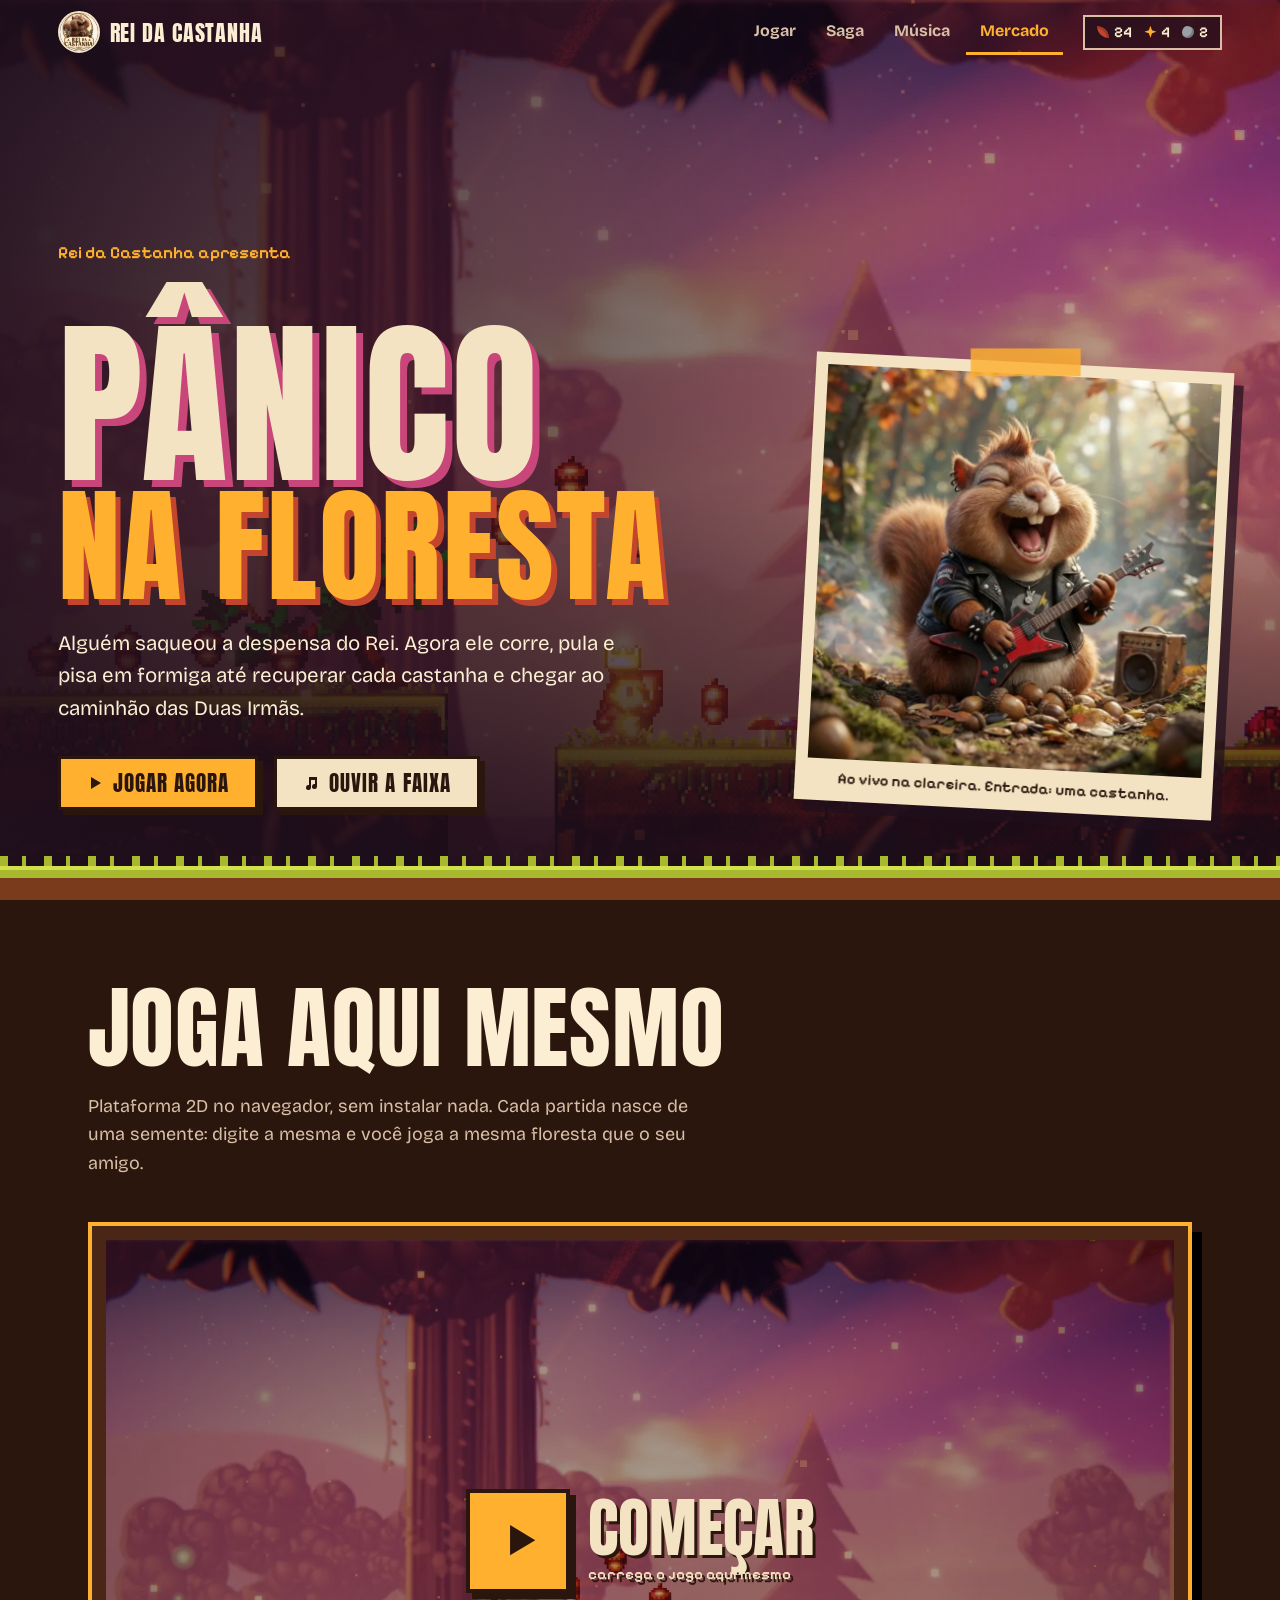
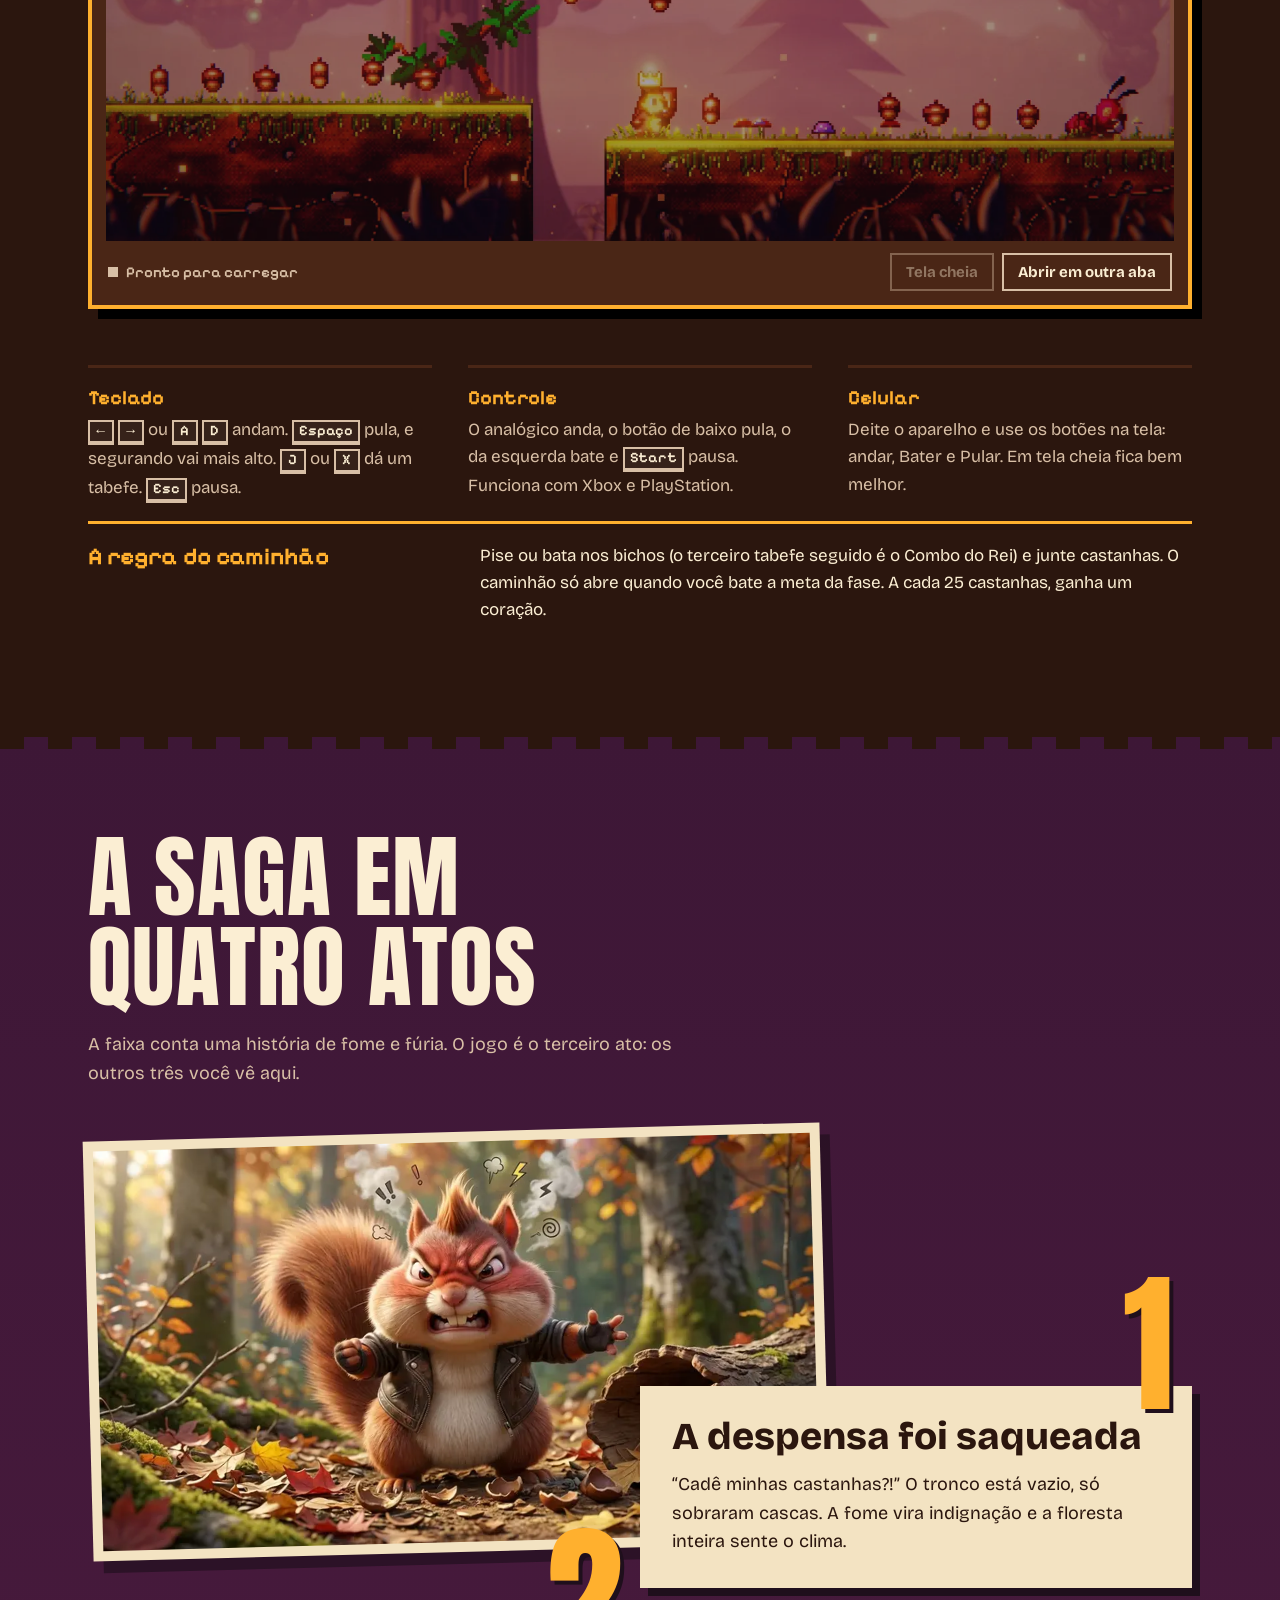
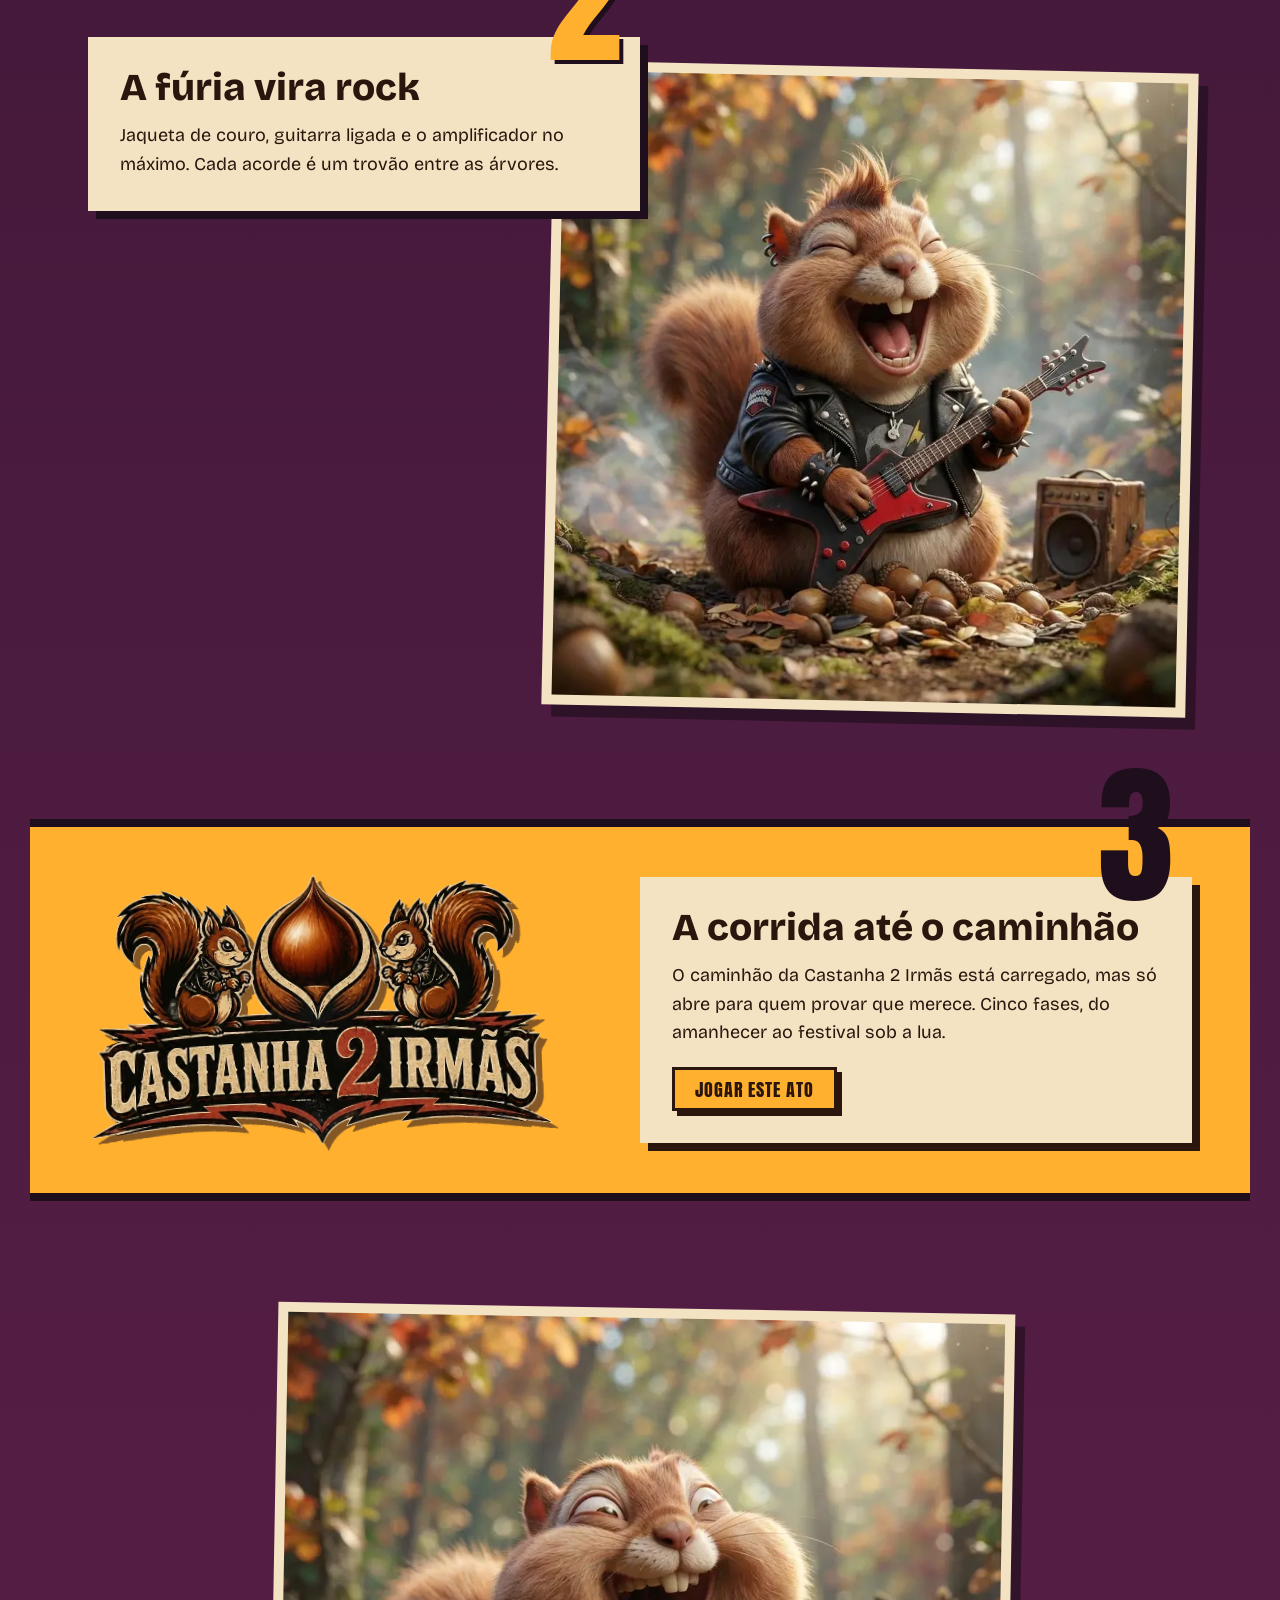
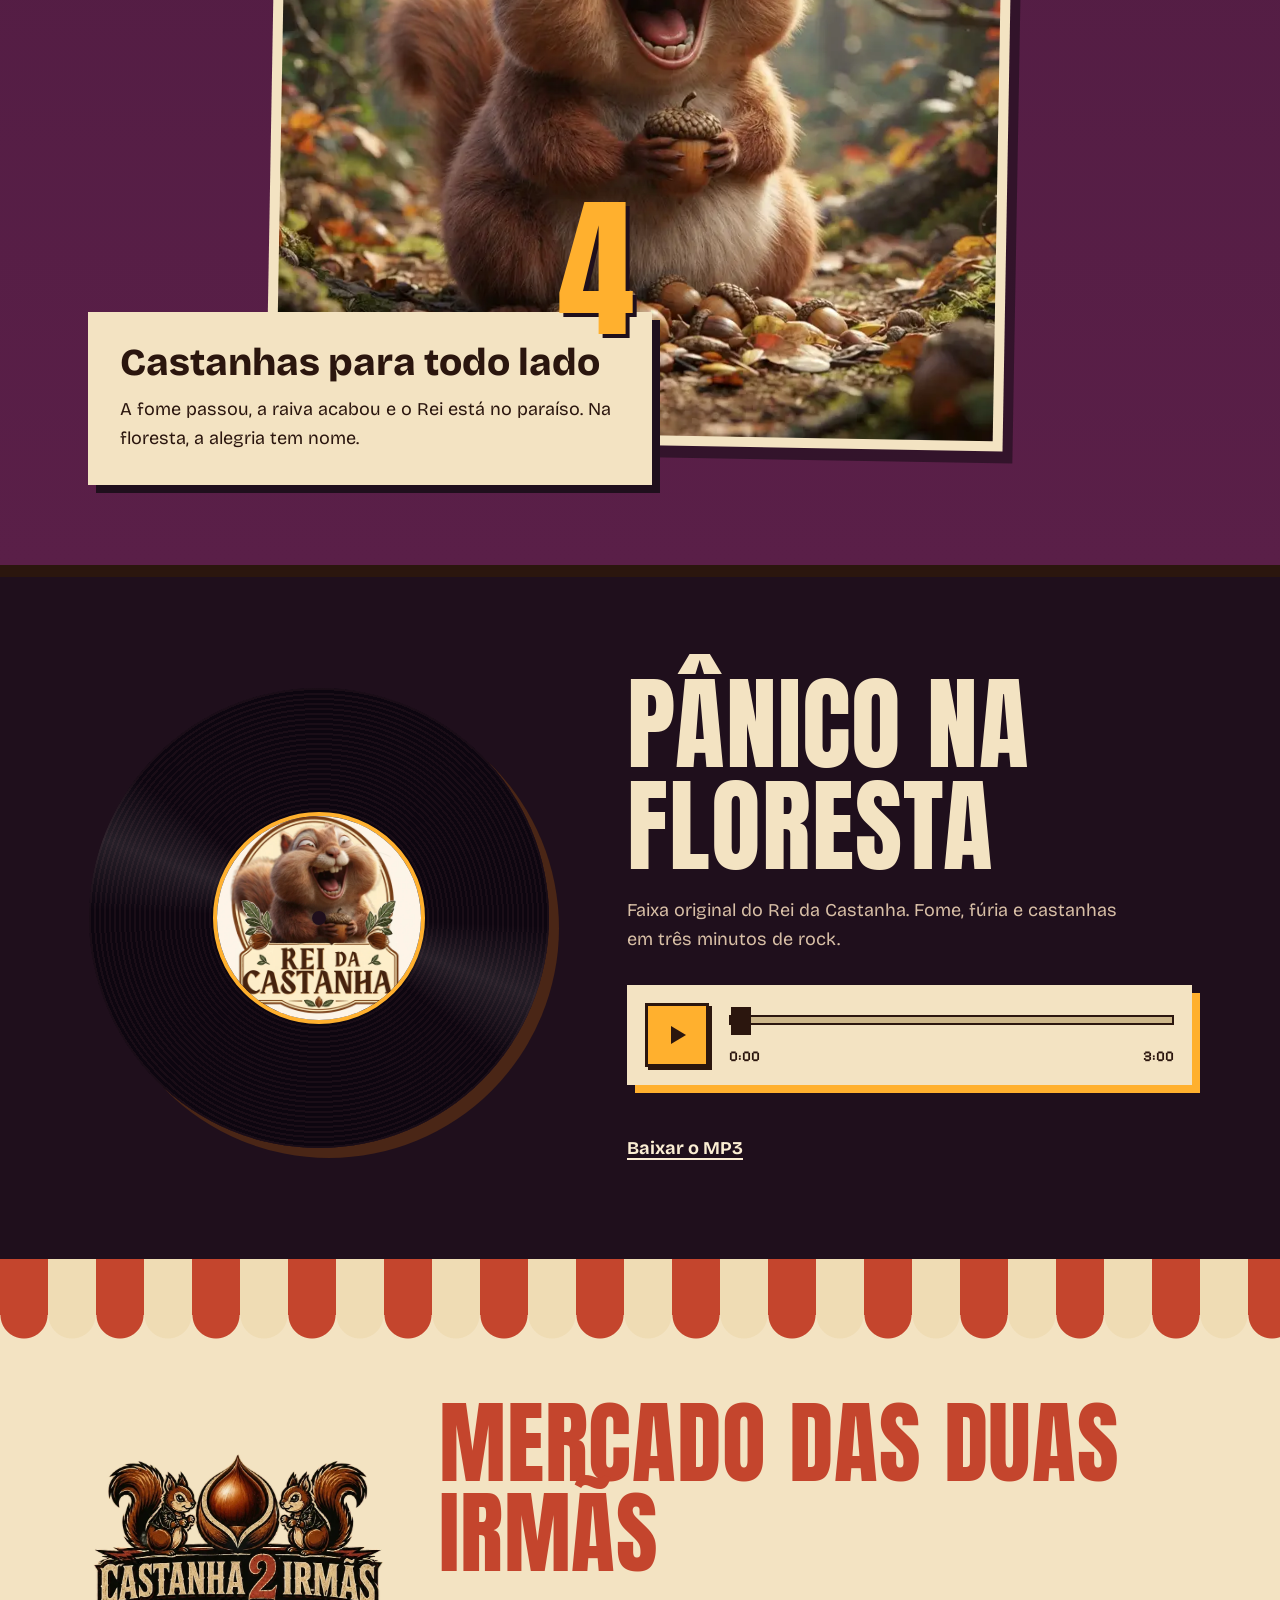
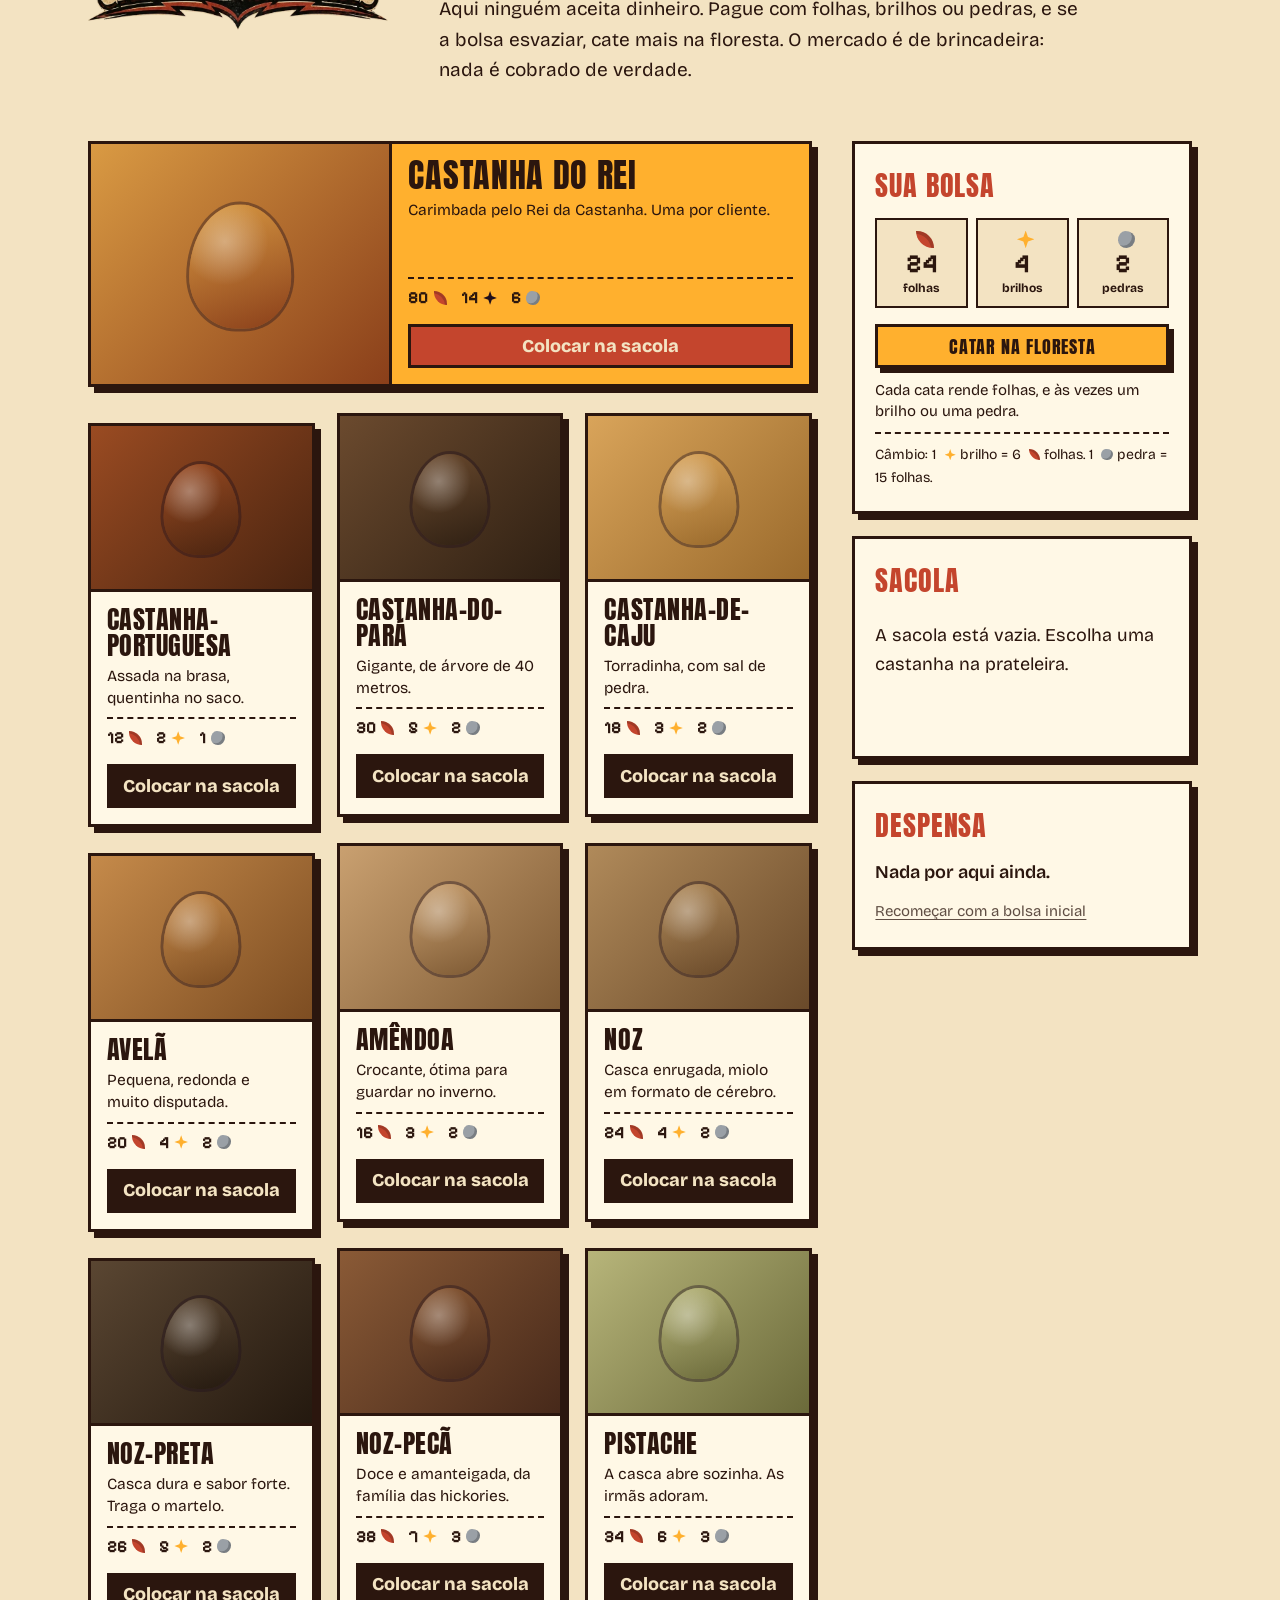
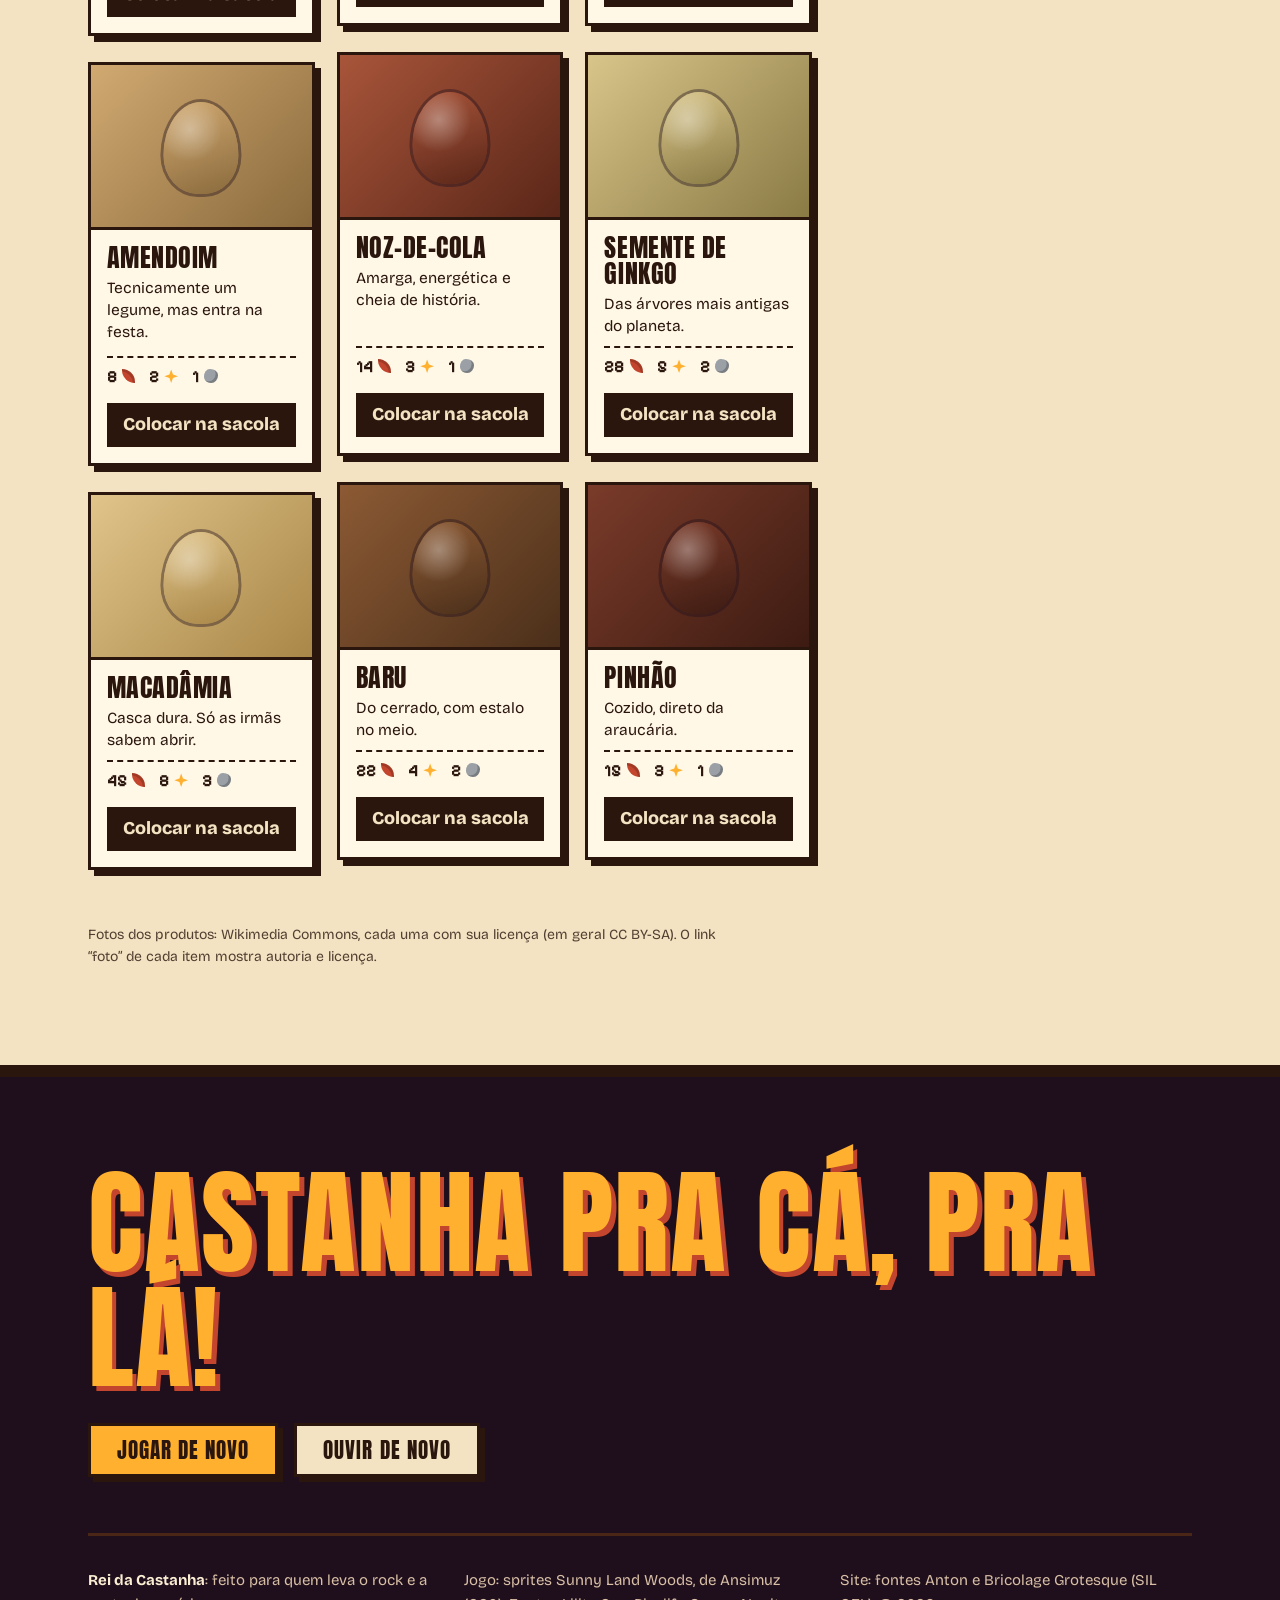
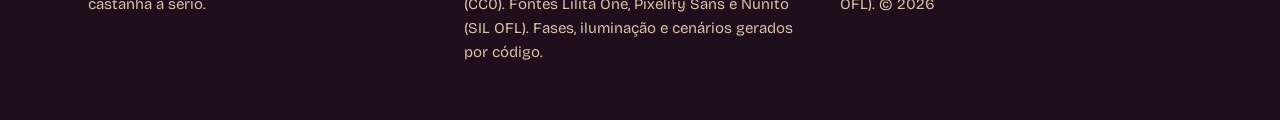
<file: index.html>
<!doctype html>
<html lang="pt-BR">
<head>
  <meta charset="utf-8">
  <meta name="viewport" content="width=device-width, initial-scale=1, viewport-fit=cover">
  <meta name="theme-color" content="#1f0f1c">
  <title>Rei da Castanha | Pânico na Floresta</title>
  <meta name="description" content="Pânico na Floresta: um jogo de plataforma no navegador, uma faixa de rock e um mercado onde castanha se paga com folhas, brilhos e pedras.">
  <meta property="og:type" content="website">
  <meta property="og:title" content="Rei da Castanha | Pânico na Floresta">
  <meta property="og:description" content="Roubaram a despensa do Rei. Um jogo de plataforma, uma faixa de rock e um mercado de castanhas, tudo na mesma floresta.">
  <meta property="og:image" content="assets/saga/og.jpg">
  <link rel="icon" href="assets/marca/castanha-32.png" type="image/png" sizes="32x32">
  <link rel="apple-touch-icon" href="assets/marca/castanha-180.png">
  <link rel="preload" href="assets/site/fonts/Anton.woff2" as="font" type="font/woff2" crossorigin>
  <link rel="stylesheet" href="css/site.css">
</head>
<body>
  <a class="skip" href="#jogar">Pular para o jogo</a>

  <header class="top" id="topo">
    <a class="brand" href="#inicio" aria-label="Rei da Castanha, início">
      <img src="assets/marca/logo-rei-da-castanha.webp" alt="" width="44" height="44">
      <span>Rei da Castanha</span>
    </a>
    <nav class="nav" aria-label="Seções">
      <a href="#jogar">Jogar</a>
      <a href="#saga">Saga</a>
      <a href="#musica">Música</a>
      <a href="#mercado">Mercado</a>
    </nav>
    <a class="bag-chip" href="#mercado" aria-label="Sua bolsa no mercado"><span data-chip></span></a>
  </header>

  <main id="inicio">
    <!-- ============================================================ CARTAZ -->
    <section class="hero" aria-labelledby="hero-h">
      <img class="hero-sky" src="assets/saga/jogo-capa.webp" alt="" width="1600" height="900" fetchpriority="high">
      <div class="hero-in">
        <div class="hero-copy">
          <p class="hero-kicker">Rei da Castanha apresenta</p>
          <h1 id="hero-h"><span>Pânico</span><span>na Floresta</span></h1>
          <p class="lead">Alguém saqueou a despensa do Rei. Agora ele corre, pula e pisa em formiga até recuperar cada castanha e chegar ao caminhão das Duas Irmãs.</p>
          <div class="actions">
            <a class="btn primary" href="#jogar"><svg viewBox="0 0 16 16" aria-hidden="true"><path d="M4 2l10 6-10 6z"/></svg>Jogar agora</a>
            <button class="btn ghost" type="button" data-play-song><svg viewBox="0 0 16 16" aria-hidden="true"><path d="M6 2h8v9.5a2.5 2.5 0 1 1-2-2.45V5H8v7.5a2.5 2.5 0 1 1-2-2.45z"/></svg>Ouvir a faixa</button>
          </div>
        </div>
        <figure class="hero-print">
          <img src="assets/saga/03-guitarra-800.webp" alt="O Rei da Castanha, um esquilo de jaqueta de couro, toca guitarra de olhos fechados e boca aberta, rodeado de castanhas" width="800" height="447">
          <figcaption>Ao vivo na clareira. Entrada: uma castanha.</figcaption>
        </figure>
      </div>
      <div class="ground" aria-hidden="true"></div>
    </section>

    <!-- ============================================================ JOGO -->
    <section class="game-sec" id="jogar" aria-labelledby="jogar-h">
      <div class="wrap">
        <div class="sec-head">
          <h2 id="jogar-h">Joga aqui mesmo</h2>
          <p>Plataforma 2D no navegador, sem instalar nada. Cada partida nasce de uma semente: digite a mesma e você joga a mesma floresta que o seu amigo.</p>
        </div>

        <div class="screen" id="screen">
          <div class="screen-poster" id="poster">
            <img src="assets/saga/jogo-capa.webp" alt="Tela inicial do jogo: o esquilo coroado na floresta ao amanhecer" width="1600" height="900" loading="lazy">
            <button class="start" id="start-game" type="button">
              <span class="start-ico" aria-hidden="true"><svg viewBox="0 0 16 16"><path d="M4 2l10 6-10 6z"/></svg></span>
              <span class="start-txt">Começar<small>carrega o jogo aqui mesmo</small></span>
            </button>
          </div>
          <div class="screen-bar">
            <span class="screen-status" id="game-status" role="status">Pronto para carregar</span>
            <div class="screen-tools">
              <button class="chip" type="button" id="game-full" disabled>Tela cheia</button>
              <a class="chip" href="jogo/index.html" target="_blank" rel="noopener">Abrir em outra aba</a>
            </div>
          </div>
        </div>

        <dl class="howto">
          <div>
            <dt>Teclado</dt>
            <dd><kbd>←</kbd> <kbd>→</kbd> ou <kbd>A</kbd> <kbd>D</kbd> andam. <kbd>Espaço</kbd> pula, e segurando vai mais alto. <kbd>J</kbd> ou <kbd>X</kbd> dá um tabefe. <kbd>Esc</kbd> pausa.</dd>
          </div>
          <div>
            <dt>Controle</dt>
            <dd>O analógico anda, o botão de baixo pula, o da esquerda bate e <kbd>Start</kbd> pausa. Funciona com Xbox e PlayStation.</dd>
          </div>
          <div>
            <dt>Celular</dt>
            <dd>Deite o aparelho e use os botões na tela: andar, Bater e Pular. Em tela cheia fica bem melhor.</dd>
          </div>
          <div class="rule">
            <dt>A regra do caminhão</dt>
            <dd>Pise ou bata nos bichos (o terceiro tabefe seguido é o Combo do Rei) e junte castanhas. O caminhão só abre quando você bate a meta da fase. A cada 25 castanhas, ganha um coração.</dd>
          </div>
        </dl>
      </div>
    </section>

    <!-- ============================================================ SAGA -->
    <section class="saga" id="saga" aria-labelledby="saga-h">
      <div class="wrap">
        <div class="sec-head">
          <h2 id="saga-h">A saga em quatro atos</h2>
          <p>A faixa conta uma história de fome e fúria. O jogo é o terceiro ato: os outros três você vê aqui.</p>
        </div>

        <ol class="acts">
          <li class="act a1">
            <figure class="print"><img src="assets/saga/02-furia.webp" srcset="assets/saga/02-furia-800.webp 800w, assets/saga/02-furia.webp 1600w" sizes="(max-width: 860px) 92vw, 60vw" alt="O Rei da Castanha, furioso, ao lado de um tronco vazio e cascas espalhadas" width="1600" height="893" loading="lazy"></figure>
            <div class="act-copy">
              <span class="act-n" aria-hidden="true">1</span>
              <h3><span class="vh">Ato 1: </span>A despensa foi saqueada</h3>
              <p>“Cadê minhas castanhas?!” O tronco está vazio, só sobraram cascas. A fome vira indignação e a floresta inteira sente o clima.</p>
            </div>
          </li>
          <li class="act a2">
            <figure class="print"><img src="assets/saga/03-guitarra.webp" srcset="assets/saga/03-guitarra-800.webp 800w, assets/saga/03-guitarra.webp 1600w" sizes="(max-width: 860px) 92vw, 46vw" alt="O Rei toca uma guitarra vermelha de olhos fechados, ao lado de um amplificador" width="1600" height="893" loading="lazy"></figure>
            <div class="act-copy">
              <span class="act-n" aria-hidden="true">2</span>
              <h3><span class="vh">Ato 2: </span>A fúria vira rock</h3>
              <p>Jaqueta de couro, guitarra ligada e o amplificador no máximo. Cada acorde é um trovão entre as árvores.</p>
            </div>
          </li>
          <li class="act a3">
            <figure class="ticket">
              <img src="assets/marca/logo-castanha-2-irmas.webp" alt="Logotipo Castanha 2 Irmãs: dois esquilos roqueiros ao lado de uma castanha" width="874" height="513" loading="lazy">
            </figure>
            <div class="act-copy">
              <span class="act-n" aria-hidden="true">3</span>
              <h3><span class="vh">Ato 3, você joga: </span>A corrida até o caminhão</h3>
              <p>O caminhão da Castanha 2 Irmãs está carregado, mas só abre para quem provar que merece. Cinco fases, do amanhecer ao festival sob a lua.</p>
              <a class="btn small" href="#jogar">Jogar este ato</a>
            </div>
          </li>
          <li class="act a4">
            <figure class="print"><img src="assets/saga/06-felicidade.webp" srcset="assets/saga/06-felicidade-800.webp 800w, assets/saga/06-felicidade.webp 1600w" sizes="(max-width: 860px) 92vw, 60vw" alt="O Rei da Castanha sorri de orelha a orelha abraçando uma castanha" width="1600" height="893" loading="lazy"></figure>
            <div class="act-copy">
              <span class="act-n" aria-hidden="true">4</span>
              <h3><span class="vh">Ato 4: </span>Castanhas para todo lado</h3>
              <p>A fome passou, a raiva acabou e o Rei está no paraíso. Na floresta, a alegria tem nome.</p>
            </div>
          </li>
        </ol>
      </div>
    </section>

    <!-- ============================================================ MÚSICA -->
    <section class="music" id="musica" aria-labelledby="musica-h">
      <div class="wrap">
        <div class="music-card">
          <div class="vinyl" aria-hidden="true"><img src="assets/marca/logo-rei-da-castanha.webp" alt="" width="900" height="900" loading="lazy"></div>
          <div class="music-body">
            <h2 id="musica-h">Pânico na Floresta</h2>
            <p class="music-sub">Faixa original do Rei da Castanha. Fome, fúria e castanhas em três minutos de rock.</p>
            <div class="player" id="player">
              <button class="play" type="button" id="song-toggle" aria-label="Tocar"><svg viewBox="0 0 16 16" aria-hidden="true"><path class="i-play" d="M4 2l10 6-10 6z"/><path class="i-pause" d="M3 2h4v12H3zM9 2h4v12H9z"/></svg></button>
              <div class="track">
                <input type="range" id="song-seek" min="0" max="1000" value="0" step="1" aria-label="Posição da música">
                <div class="times"><span id="song-cur">0:00</span><span id="song-dur">3:00</span></div>
              </div>
            </div>
            <p class="music-msg" id="song-msg" role="status"></p>
            <a class="dl" href="assets/musica/panico-na-floresta.mp3" download="Rei da Castanha - Pânico na Floresta.mp3">Baixar o MP3</a>
          </div>
        </div>
        <audio id="song" preload="none" src="assets/musica/panico-na-floresta.mp3"></audio>
      </div>
    </section>

    <!-- ============================================================ MERCADO -->
    <section class="market" id="mercado" aria-labelledby="mercado-h">
      <div class="awning" aria-hidden="true"></div>
      <div class="wrap">
        <div class="market-head">
          <img src="assets/marca/logo-castanha-2-irmas.webp" alt="Castanha 2 Irmãs" width="874" height="513" loading="lazy">
          <div>
            <h2 id="mercado-h">Mercado das Duas Irmãs</h2>
            <p>Aqui ninguém aceita dinheiro. Pague com folhas, brilhos ou pedras, e se a bolsa esvaziar, cate mais na floresta. O mercado é de brincadeira: nada é cobrado de verdade.</p>
          </div>
        </div>

        <div class="market-grid">
          <div class="shelf" id="shelf" aria-label="Produtos"></div>

          <aside class="counter" aria-label="Balcão">
            <section class="box" aria-labelledby="bolsa-t">
              <h3 id="bolsa-t">Sua bolsa</h3>
              <ul class="coins" id="coins"></ul>
              <button class="btn small wide" id="forage" type="button">Catar na floresta</button>
              <p class="msg" id="forage-msg" role="status">Cada cata rende folhas, e às vezes um brilho ou uma pedra.</p>
              <p class="rates">Câmbio: 1 <i class="coin c-brilho" aria-hidden="true"></i> brilho = 6 <i class="coin c-folha" aria-hidden="true"></i> folhas. 1 <i class="coin c-pedra" aria-hidden="true"></i> pedra = 15 folhas.</p>
            </section>
            <section class="box" aria-labelledby="sacola-t">
              <h3 id="sacola-t">Sacola</h3>
              <ul class="cart" id="cart"></ul>
              <div class="pay" id="pay"></div>
              <p class="msg" id="pay-msg" role="status"></p>
            </section>
            <section class="box" aria-labelledby="desp-t">
              <h3 id="desp-t">Despensa</h3>
              <p class="pantry" id="pantry">Nada por aqui ainda.</p>
              <button class="link" id="reset" type="button">Recomeçar com a bolsa inicial</button>
            </section>
          </aside>
        </div>
        <p class="fineprint">Fotos dos produtos: Wikimedia Commons, cada uma com sua licença (em geral CC BY-SA). O link “foto” de cada item mostra autoria e licença.</p>
      </div>
    </section>
  </main>

  <footer class="foot">
    <div class="wrap">
      <div class="finale">
        <h2>Castanha pra cá, pra lá!</h2>
        <div class="actions">
          <a class="btn primary" href="#jogar">Jogar de novo</a>
          <button class="btn ghost" type="button" data-play-song>Ouvir de novo</button>
        </div>
      </div>
      <div class="credits">
        <p><b>Rei da Castanha</b>: feito para quem leva o rock e a castanha a sério.</p>
        <p>Jogo: sprites Sunny Land Woods, de Ansimuz (CC0). Fontes Lilita One, Pixelify Sans e Nunito (SIL OFL). Fases, iluminação e cenários gerados por código.</p>
        <p>Site: fontes Anton e Bricolage Grotesque (SIL OFL). © <span id="year">2026</span></p>
      </div>
    </div>
  </footer>

  <!-- mini player: aparece quando a música toca e o cartão saiu da tela -->
  <div class="mini" id="mini" aria-label="Música tocando" hidden>
    <button class="play" type="button" id="mini-toggle" aria-label="Pausar"><svg viewBox="0 0 16 16" aria-hidden="true"><path class="i-play" d="M4 2l10 6-10 6z"/><path class="i-pause" d="M3 2h4v12H3zM9 2h4v12H9z"/></svg></button>
    <a href="#musica"><b>Pânico na Floresta</b><span id="mini-time">0:00</span></a>
    <span class="mini-bar" aria-hidden="true"><i id="mini-fill"></i></span>
  </div>

  <script src="js/site.js"></script>
  <script src="js/mercado.js"></script>
</body>
</html>
</file>
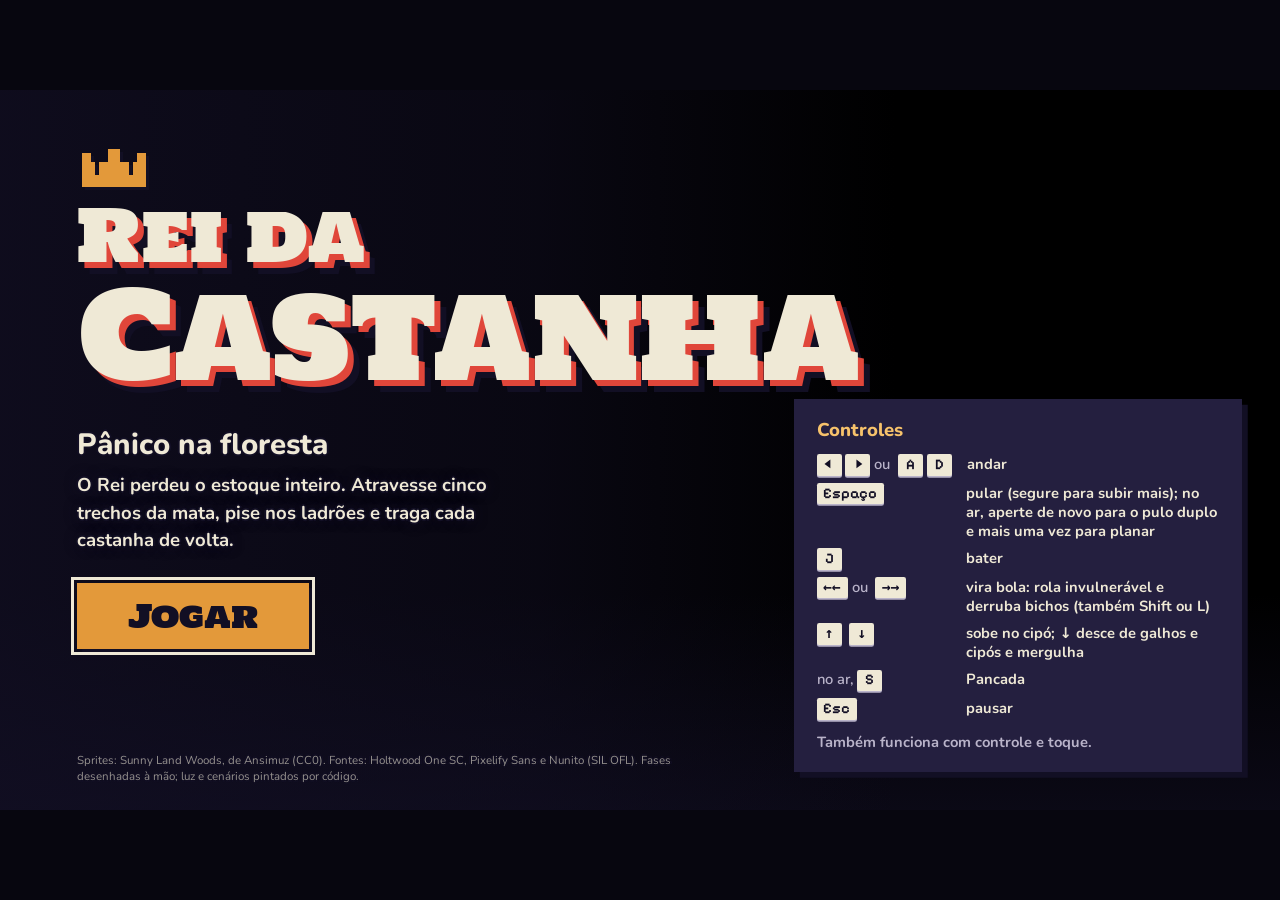
<file: jogo/index.html>
<!doctype html>
<html lang="pt-BR">
<head>
  <meta charset="utf-8">
  <meta name="viewport" content="width=device-width, initial-scale=1, viewport-fit=cover">
  <meta name="theme-color" content="#0b0f1e">
  <meta name="description" content="Rei da Castanha: plataforma 2D em cinco fases feitas à mão, com água, cipós, pontes e um duelo de rock.">
  <title>Rei da Castanha — Pânico na Floresta</title>
  <link rel="icon" href="assets/castanha-32.png" type="image/png" sizes="32x32">
  <link rel="apple-touch-icon" href="assets/castanha-180.png">
  <link rel="stylesheet" href="style.css">
</head>
<body>
  <main id="stage">
    <canvas id="game" width="1920" height="1080" aria-label="Rei da Castanha: o esquilo-rei corre e pula pela floresta"></canvas>

    <div id="vignette" aria-hidden="true"></div>

    <div id="hud">
      <div class="hud-left">
        <div class="hud-nuts"><i class="acorn-ico" aria-hidden="true"></i><b id="hud-nuts">00</b><span id="hud-need">meta 0</span></div>
        <div id="hud-hearts" class="hud-hearts" role="img" aria-label="Vida"></div>
        <div id="hud-chain" class="hud-chain" aria-hidden="true"><i></i><i></i><i></i></div>
      </div>
      <div id="hud-obj" class="objective" aria-live="polite" hidden>
        <strong id="obj-title"></strong>
        <p id="obj-text"></p>
        <small id="obj-extra" class="obj-extra" hidden></small>
        <div class="obj-bar" id="obj-bar"><span id="obj-fill"></span><em id="obj-count"></em></div>
      </div>
      <div class="hud-right">
        <div class="hud-tools">
          <button id="btn-sound" class="tool" aria-label="Som" aria-pressed="false" title="Som"><svg viewBox="0 0 16 16" shape-rendering="crispEdges"><path d="M2 6h3l4-3v10l-4-3H2z"/><path class="wave" d="M11 5h1v6h-1zM13 3h1v10h-1z"/><path class="mute" d="M11 6l4 4M15 6l-4 4"/></svg></button>
          <button id="btn-pause" class="tool" aria-label="Pausar" title="Pausar (Esc)"><svg viewBox="0 0 16 16" shape-rendering="crispEdges"><path d="M4 3h3v10H4zM9 3h3v10H9z"/></svg></button>
          <button id="btn-full" class="tool" aria-label="Tela cheia" title="Tela cheia"><svg viewBox="0 0 16 16" shape-rendering="crispEdges"><path d="M2 2h5v2H4v3H2zM9 2h5v5h-2V4H9zM2 9h2v3h3v2H2zM12 9h2v5H9v-2h3z"/></svg></button>
        </div>
        <div id="hud-prog" class="prog" role="img" aria-label="Progresso da fase"><span id="hud-prog-fill"></span><i class="prog-crown"></i><i class="prog-goal"></i></div>
      </div>
    </div>

    <div id="toast" role="status"></div>

    <div id="combo" class="combo" aria-hidden="true"><b id="combo-n">2</b><span id="combo-l">abates</span><em id="combo-sub"></em><i class="combo-t"></i></div>
    <div id="mission-done" class="mission-done" role="status"><span class="md-ribbon"><i></i><b id="md-text">Missão cumprida</b><i></i></span></div>
    <div id="banner" class="banner" role="status"><div class="bn-in"><strong id="bn-title"></strong><span id="bn-sub"></span></div></div>

    <section id="dialogue" class="dlg" role="dialog" aria-label="Diálogo" hidden>
      <div class="dlg-box">
        <div id="dlg-portrait" class="dlg-portrait" aria-hidden="true"></div>
        <div class="dlg-body">
          <strong id="dlg-name"></strong>
          <p id="dlg-text" aria-hidden="true"></p>
          <p id="dlg-sr" class="sr" aria-live="polite"></p>
        </div>
        <span id="dlg-next" class="dlg-next" aria-hidden="true"></span>
        <span class="dlg-hint" aria-hidden="true">Espaço ou toque</span>
      </div>
    </section>

    <section id="title" class="overlay" aria-labelledby="title-h">
      <div class="title-block">
        <svg class="title-crown" viewBox="0 0 15 9" shape-rendering="crispEdges" aria-hidden="true"><path d="M0 6h15v3H0zM0 1h2v5H0zM2 3h1v3H2zM6 0h3v6H6zM4 3h2v3H4zM9 3h2v3H9zM13 1h2v5h-2zM12 3h1v3h-1z"/></svg>
        <h1 id="title-h"><span class="t-rei">Rei da</span><span class="t-cast">Castanha</span></h1>
        <p class="title-sub">Pânico na floresta</p>
        <p class="title-pre">O Rei perdeu o estoque inteiro. Atravesse cinco trechos da mata, pise nos ladrões e traga cada castanha de volta.</p>
        <div class="title-actions">
          <button id="btn-play" class="btn primary">Jogar</button>
        </div>
      </div>
      <div class="title-keys" aria-label="Controles">
        <p class="keys-h">Controles</p>
        <dl class="keys">
          <div><dt><kbd><svg class="kb-ar" viewBox="0 0 8 8" aria-label="seta esquerda"><path d="M5 1L1 4l4 3z"/></svg></kbd><kbd><svg class="kb-ar" viewBox="0 0 8 8" aria-label="seta direita"><path d="M3 1l4 3-4 3z"/></svg></kbd> ou <kbd>A</kbd><kbd>D</kbd></dt><dd>andar</dd></div>
          <div><dt><kbd>Espaço</kbd></dt><dd>pular (segure para subir mais); no ar, aperte de novo para o pulo duplo e mais uma vez para planar</dd></div>
          <div><dt><kbd>J</kbd></dt><dd>bater</dd></div>
          <div><dt><kbd>←←</kbd> ou <kbd>→→</kbd></dt><dd>vira bola: rola invulnerável e derruba bichos (também Shift ou L)</dd></div>
          <div><dt><kbd>↑</kbd> <kbd>↓</kbd></dt><dd>sobe no cipó; ↓ desce de galhos e cipós e mergulha</dd></div>
          <div><dt>no ar, <kbd>S</kbd></dt><dd>Pancada</dd></div>
          <div><dt><kbd>Esc</kbd></dt><dd>pausar</dd></div>
        </dl>
        <p class="keys-f">Também funciona com controle e toque.</p>
      </div>
      <p class="credits">Sprites: Sunny Land Woods, de Ansimuz (CC0). Fontes: Holtwood One SC, Pixelify Sans e Nunito (SIL OFL). Fases desenhadas à mão; luz e cenários pintados por código.</p>
    </section>

    <section id="stage-card" class="overlay card-overlay" aria-live="polite">
      <div class="stage-card"><span id="stage-num">Ato I</span><strong id="stage-name">A Toca ao Amanhecer</strong><i class="stage-rule" aria-hidden="true"></i></div>
    </section>

    <section id="pause" class="overlay dim" role="dialog" aria-label="Jogo pausado">
      <div class="panel">
        <h2>Jogo pausado</h2>
        <div class="ctrls">
          <div class="ctrl-kb"><h3>Teclado</h3><dl class="keys">
            <div><dt><kbd><svg class="kb-ar" viewBox="0 0 8 8" aria-label="seta esquerda"><path d="M5 1L1 4l4 3z"/></svg></kbd><kbd><svg class="kb-ar" viewBox="0 0 8 8" aria-label="seta direita"><path d="M3 1l4 3-4 3z"/></svg></kbd> <kbd>A</kbd><kbd>D</kbd></dt><dd>andar</dd></div>
            <div><dt><kbd>Espaço</kbd></dt><dd>pular; no ar, pulo duplo e depois planar</dd></div>
            <div><dt><kbd>J</kbd></dt><dd>bater</dd></div>
            <div><dt><kbd>←←</kbd> <kbd>→→</kbd></dt><dd>bola rolante (ou Shift, L)</dd></div>
            <div><dt><kbd>↑</kbd> <kbd>↓</kbd></dt><dd>sobe no cipó; desce de galhos e cipós</dd></div>
            <div><dt>no ar, <kbd>S</kbd></dt><dd>Pancada</dd></div>
            <div><dt><kbd>Esc</kbd></dt><dd>pausar</dd></div></dl></div>
          <div class="ctrl-pad"><h3>Controle</h3><dl class="keys">
            <div><dt><kbd>Direcional</kbd></dt><dd>andar</dd></div>
            <div><dt><kbd>A</kbd> <kbd>✕</kbd></dt><dd>pular; no ar, pulo duplo e depois planar</dd></div>
            <div><dt><kbd>X</kbd></dt><dd>bater</dd></div>
            <div><dt>no ar, <kbd>▼</kbd></dt><dd>Pancada</dd></div>
            <div><dt><kbd>Start</kbd></dt><dd>pausar</dd></div></dl></div>
          <div class="ctrl-touch"><h3>Toque</h3><dl class="keys">
            <div><dt><kbd>Direcional</kbd></dt><dd>andar; para cima, cipó</dd></div>
            <div><dt><kbd>Pular</kbd></dt><dd>pular; no ar, pulo duplo e depois planar</dd></div>
            <div><dt><kbd>Bater</kbd></dt><dd>bater</dd></div>
            <div><dt><kbd>Bola</kbd></dt><dd>bola rolante (ou toque duplo no analógico)</dd></div>
            <div><dt><kbd>Pancada</kbd></dt><dd>só no ar</dd></div></dl></div>
        </div>
        <p class="ctrl-tip">Pise nos bichos ou bata três vezes seguidas: o terceiro golpe é o Combo do Rei. Pisões em sequência, sem tocar o chão, rendem castanhas extras.</p>
        <div class="panel-actions"><button id="btn-resume" class="btn primary">Continuar</button><button id="btn-quit" class="btn ghost">Voltar ao menu</button></div>
      </div>
    </section>

    <section id="done" class="overlay dim" role="dialog" aria-labelledby="done-title">
      <div class="panel">
        <h2 id="done-title">Fase concluída</h2>
        <p id="done-sub" class="sub"></p>
        <div id="done-stars" class="stars"></div>
        <p id="done-rank" class="rank"></p>
        <div id="done-stats" class="stats"></div>
        <p id="done-rec" class="sub"></p>
        <div class="panel-actions"><button id="done-next" class="btn primary">Próxima fase</button></div>
      </div>
    </section>

    <section id="over" class="overlay dim" role="dialog" aria-labelledby="over-title">
      <div class="panel">
        <h2 id="over-title">A floresta venceu desta vez</h2>
        <p>Os corações acabaram. Você volta ao começo desta fase.</p>
        <div class="panel-actions"><button id="over-retry" class="btn primary">Tentar de novo</button><button id="over-menu" class="btn ghost">Voltar ao menu</button></div>
      </div>
    </section>

    <section id="win" class="overlay dim" role="dialog" aria-labelledby="win-title">
      <div class="panel wide">
        <h2 id="win-title">O Rei recuperou o tesouro</h2>
        <p>A despensa está cheia e o festival das Duas Irmãs pode começar.</p>
        <div id="win-stats" class="stats"></div>
        <div class="panel-actions"><button id="win-again" class="btn primary">Jogar de novo</button></div>
      </div>
    </section>

    <section id="loading" class="overlay visible" aria-live="polite"><p>A floresta está crescendo</p><span class="bar"></span></section>


    <div class="touch" aria-label="Controles de toque">
      <div id="joy-zone" class="joy-zone"></div>
      <div id="joy" class="joy" aria-hidden="true"><i class="joy-base"></i><i class="joy-knob"></i></div>
      <div class="touch-act">
        <button class="touch-btn hit" data-key="KeyJ" aria-label="Bater"><span>Bater</span></button>
        <button class="touch-btn jump" data-key="Space" aria-label="Pular"><span>Pular</span></button>
        <button class="touch-btn dash" data-key="ShiftLeft" aria-label="Bola rolante"><span>Bola</span></button>
        <button class="touch-btn slam" data-key="KeyS" aria-label="Pancada (no ar)"><span>Pancada</span></button>
      </div>
    </div>
  </main>
  <div id="rotate" role="status">Gire o aparelho para jogar</div>

  <script src="js/util.js"></script>
  <script src="js/sprites-data.js"></script>
  <script src="js/sprites-blender.js"></script>
  <script src="js/sprites-cc0.js"></script>
  <script src="js/sprites-props.js"></script>
  <script src="js/levels.js"></script>
  <script src="js/gl.js"></script>
  <script src="js/art.js"></script>
  <script src="js/world.js"></script>
  <script src="js/audio.js"></script>
  <script src="js/decor.js"></script>
  <script src="js/game.js"></script>
  <script src="js/fx.js"></script>
  <script src="js/hud.js"></script>
  <script src="js/enemies.js"></script>
  <script src="js/props.js"></script>
  <script src="js/setpieces.js"></script>
  <script src="js/mechanics.js"></script>
  <script src="js/missions.js"></script>
</body>
</html>
</file>
<file: css/site.css>
/* Rei da Castanha: site. Cartaz de show colado no muro da floresta, entre o crepúsculo e a lanterna. */
@font-face{font-family:"Anton";src:url("../assets/site/fonts/Anton.woff2") format("woff2");font-display:swap}
@font-face{font-family:"Bricolage Grotesque";src:url("../assets/site/fonts/Bricolage.woff2") format("woff2");font-weight:200 800;font-display:swap}
@font-face{font-family:"Pixelify Sans";src:url("../fonts/PixelifySans.ttf") format("truetype");font-weight:400 700;font-display:swap}

:root{
  --noite:#1f0f1c; --ameixa:#3d1736; --crepusculo:#c8467a; --lampiao:#ffb02e; --casca:#2b160e; --casca-2:#4a2616;
  --papel:#f3e3c2; --papel-2:#e6cf9f; --folha:#6f8a2a; --ferrugem:#c4452d;
  --ink:#fbeed3; --ink-2:#d8bfa6; --tinta:#2b160e;
  --display:"Anton","Arial Narrow",Impact,sans-serif; --body:"Bricolage Grotesque","Nunito",system-ui,sans-serif; --pixel:"Pixelify Sans",ui-monospace,monospace;
  --gut:clamp(18px,4.5vw,64px); --max:1220px;
}
*{box-sizing:border-box}
html{scroll-behavior:smooth;scroll-padding-top:76px;-webkit-text-size-adjust:100%}
body{margin:0;background:var(--noite);color:var(--ink);font:400 18px/1.6 var(--body);-webkit-font-smoothing:antialiased;overflow-x:hidden}
img{max-width:100%;height:auto;display:block}
a{color:inherit}
button{font:inherit;color:inherit}
h1,h2,h3,h4{margin:0}
h1,h2{font-family:var(--display);font-weight:400;text-transform:uppercase;line-height:1;letter-spacing:.01em}
h3{font-family:var(--body);font-weight:800;line-height:1.1}
p{margin:0}
:focus-visible{outline:3px solid var(--lampiao);outline-offset:3px}
.market :focus-visible{outline-color:var(--ferrugem)}
.vh{position:absolute;width:1px;height:1px;overflow:hidden;clip:rect(0 0 0 0);white-space:nowrap}
.wrap{width:min(100%,var(--max));margin:0 auto;padding-inline:var(--gut)}
.skip{position:absolute;left:12px;top:-70px;z-index:80;padding:10px 16px;background:var(--lampiao);color:var(--tinta);font-weight:800}
.skip:focus{top:12px}

/* ---------------------------------------------------------------- topo */
.top{position:fixed;inset:0 0 auto;z-index:50;display:flex;align-items:center;gap:20px;padding:10px var(--gut);transition:background .25s}
.top.solid{background:var(--noite);box-shadow:0 3px 0 var(--casca-2)}
.brand{display:flex;align-items:center;gap:10px;text-decoration:none;font:400 22px var(--display);text-transform:uppercase;letter-spacing:.04em;white-space:nowrap}
.brand img{width:42px;height:42px;border-radius:50%;border:2px solid var(--papel);background:var(--papel)}
.nav{display:flex;gap:2px;margin-left:auto}
.nav a{padding:8px 14px;text-decoration:none;font-weight:700;font-size:16px;color:var(--ink-2);border-bottom:3px solid transparent}
.nav a:hover{color:var(--ink)}
.nav a.on{color:var(--lampiao);border-bottom-color:var(--lampiao)}
.bag-chip{padding:6px 12px;border:2px solid var(--ink-2);text-decoration:none;font:600 15px var(--pixel);white-space:nowrap;background:rgba(31,15,28,.7)}
.bag-chip:hover{border-color:var(--lampiao)}
.cn{display:inline-flex;align-items:center;gap:5px}
.cn+.cn{margin-left:12px}
@media (max-width:860px){.nav{display:none}.bag-chip{margin-left:auto}}
@media (max-width:420px){.brand span{display:none}}

/* moedas desenhadas em CSS */
.coin{display:inline-block;width:.8em;height:.8em;flex:none;vertical-align:-.08em;margin-left:.3em}
.c-folha{background:var(--ferrugem);border-radius:0 100% 0 100%;box-shadow:inset -.12em .12em 0 rgba(0,0,0,.18)}
.c-brilho{background:var(--lampiao);clip-path:polygon(50% 0,63% 37%,100% 50%,63% 63%,50% 100%,37% 63%,0 50%,37% 37%)}
.c-pedra{background:#9aa0a6;border-radius:42% 58% 50% 50%/55% 45% 55% 45%;box-shadow:inset -.14em -.1em 0 rgba(0,0,0,.22)}
.cn .coin{margin:0}

/* ---------------------------------------------------------------- botões */
.btn{display:inline-flex;align-items:center;justify-content:center;gap:10px;min-height:54px;padding:0 26px;border:3px solid var(--tinta);cursor:pointer;text-decoration:none;
  font:400 21px var(--display);text-transform:uppercase;letter-spacing:.05em;color:var(--tinta);background:var(--lampiao);
  box-shadow:5px 5px 0 var(--tinta);transition:transform .1s,box-shadow .1s}
.btn svg{width:16px;height:16px;fill:currentColor}
.btn:hover{transform:translate(-2px,-2px);box-shadow:7px 7px 0 var(--tinta)}
.btn:active{transform:translate(4px,4px);box-shadow:1px 1px 0 var(--tinta)}
.btn.ghost{background:var(--papel);color:var(--tinta)}
.btn.small{min-height:44px;font-size:18px;padding:0 20px}
.btn.wide{width:100%}
.btn:disabled{opacity:.55;cursor:progress;transform:none}
.actions{display:flex;flex-wrap:wrap;gap:16px}
.link{background:none;border:0;padding:0;color:inherit;opacity:.75;text-decoration:underline;text-underline-offset:3px;cursor:pointer;font-size:15px}
.link:hover{opacity:1}
.chip{display:inline-flex;align-items:center;min-height:38px;padding:0 14px;border:2px solid var(--ink-2);background:transparent;font:700 15px var(--body);text-decoration:none;cursor:pointer;color:var(--ink)}
.chip:hover:not(:disabled){border-color:var(--lampiao);color:var(--lampiao)}
.chip:disabled{opacity:.4;cursor:default}

.sec-head{max-width:640px;margin-bottom:44px}
.sec-head h2{font-size:clamp(46px,7vw,92px)}
.sec-head p{margin-top:18px;color:var(--ink-2);max-width:56ch}

/* ---------------------------------------------------------------- cartaz (herói) */
.hero{position:relative;isolation:isolate;min-height:min(100svh,920px);display:flex;flex-direction:column;justify-content:flex-end;padding-top:96px;overflow:hidden;background:var(--ameixa)}
.hero-sky{position:absolute;inset:0;z-index:-2;width:100%;height:100%;object-fit:cover;object-position:60% 40%}
.hero::before{content:"";position:absolute;inset:0;z-index:-1;
  background:linear-gradient(90deg,rgba(31,15,28,.9) 0,rgba(31,15,28,.55) 50%,rgba(31,15,28,.1) 100%),linear-gradient(0deg,rgba(31,15,28,.85) 0,transparent 45%)}
.hero-in{width:min(100%,1360px);margin:0 auto;padding:0 var(--gut) 56px;display:grid;grid-template-columns:minmax(0,1.25fr) minmax(0,.75fr);gap:clamp(20px,4vw,64px);align-items:end}
.hero-kicker{font:600 17px var(--pixel);color:var(--lampiao);margin-bottom:34px}
.hero h1{padding-top:.16em;font-size:clamp(80px,14vw,210px);line-height:.88;color:var(--papel);text-shadow:.04em .04em 0 var(--crepusculo)}
.hero h1 span{display:block}
.hero h1 span:last-child{font-size:.7em;white-space:nowrap;margin-top:.06em;color:var(--lampiao);text-shadow:.045em .045em 0 var(--ferrugem)}
.lead{max-width:46ch;margin:26px 0 30px;font-size:clamp(18px,1.6vw,21px);color:var(--ink)}
.hero-print{margin:0;justify-self:end;width:min(100%,420px);padding:12px 12px 14px;background:var(--papel);color:var(--tinta);transform:rotate(3deg);box-shadow:10px 12px 0 rgba(31,15,28,.7);position:relative}
.hero-print::before{content:"";position:absolute;left:50%;top:-14px;width:110px;height:28px;transform:translateX(-50%) rotate(-3deg);background:rgba(255,176,46,.8)}
.hero-print img{aspect-ratio:1/1;object-fit:cover;object-position:50% 40%;width:100%;height:auto}
.hero-print figcaption{margin-top:10px;font:600 15px var(--pixel);text-align:center}
.ground{height:34px;background:linear-gradient(#a9b92f 0 8px,#7a3a1c 8px);position:relative;border-top:4px solid #d2e04a}
.ground::before{content:"";position:absolute;left:0;right:0;top:-14px;height:10px;background:repeating-linear-gradient(90deg,#a9b92f 0 8px,transparent 8px 22px,#a9b92f 22px 26px,transparent 26px 44px)}
@media (max-width:860px){
  .hero-in{grid-template-columns:1fr}
  .hero-print{justify-self:start;width:min(78%,320px);margin:28px 0 0 6px}
  .hero::before{background:linear-gradient(0deg,rgba(31,15,28,.92) 0,rgba(31,15,28,.55) 70%,rgba(31,15,28,.35))}
}
@media (prefers-reduced-motion:no-preference){
  .hero h1 span{animation:letreiro .7s cubic-bezier(.2,.8,.2,1) both}
  .hero h1 span:last-child{animation-delay:.12s}
  .hero-print{animation:cola .6s .45s cubic-bezier(.3,1.4,.5,1) both}
}
@keyframes letreiro{from{transform:translateX(-40px);opacity:0}}
@keyframes cola{from{transform:rotate(9deg) translateY(-30px) scale(1.06);opacity:0}}

/* ---------------------------------------------------------------- jogo */
.game-sec{background:var(--casca);padding:84px 0 96px;position:relative}
.game-sec .sec-head p{color:var(--ink-2)}
.screen{padding:14px;background:var(--casca-2);border:4px solid var(--lampiao);box-shadow:10px 10px 0 #000}
.screen-poster,.screen iframe{position:relative;display:block;width:100%;aspect-ratio:16/9;border:0;overflow:hidden;background:#05070f}
.screen-poster img{width:100%;height:100%;object-fit:cover;transition:transform .6s}
.screen-poster:hover img{transform:scale(1.02)}
.screen-poster::after{content:"";position:absolute;inset:0;background:rgba(31,15,28,.35);pointer-events:none}
.start{position:absolute;inset:0;z-index:2;display:flex;align-items:center;justify-content:center;gap:18px;background:none;border:0;cursor:pointer;color:var(--papel)}
.start-ico{display:grid;place-items:center;width:clamp(64px,9vw,104px);aspect-ratio:1;background:var(--lampiao);border:4px solid var(--tinta);box-shadow:6px 6px 0 var(--tinta);transition:transform .12s,box-shadow .12s}
.start-ico svg{width:42%;fill:var(--tinta);margin-left:6%}
.start:hover .start-ico{transform:translate(-2px,-2px);box-shadow:9px 9px 0 var(--tinta)}
.start-txt{display:flex;flex-direction:column;text-align:left;font:400 clamp(34px,5vw,64px)/.95 var(--display);text-transform:uppercase;text-shadow:3px 3px 0 var(--tinta)}
.start-txt small{font:600 15px var(--pixel);text-transform:none;margin-top:6px;letter-spacing:0}
.screen.loading .start{pointer-events:none}
.screen.loading .start-ico{animation:pulso 1s ease-in-out infinite}
@keyframes pulso{50%{transform:scale(.9)}}
.screen-bar{display:flex;flex-wrap:wrap;align-items:center;justify-content:space-between;gap:10px;padding:12px 2px 0}
.screen-status{font:600 15px var(--pixel);color:var(--ink-2)}
.screen-status::before{content:"";display:inline-block;width:10px;height:10px;margin-right:8px;background:var(--ink-2)}
.screen.live .screen-status::before{background:#b6d94a;box-shadow:0 0 10px #b6d94a}
.screen-tools{display:flex;gap:8px;flex-wrap:wrap}
.screen:fullscreen{padding:0;border:0;box-shadow:none;background:#000;display:grid;place-items:center}
.screen:fullscreen iframe{width:min(100vw,177.78vh);height:auto}
.screen:fullscreen .screen-bar{display:none}

.howto{display:grid;grid-template-columns:repeat(3,1fr);gap:0 36px;margin:56px 0 0}
.howto>div{padding:18px 0;border-top:3px solid var(--casca-2)}
.howto dt{font:700 20px var(--pixel);color:var(--lampiao);margin-bottom:6px}
.howto dd{margin:0;color:var(--ink-2);font-size:17px}
.howto .rule{grid-column:1/-1;display:grid;grid-template-columns:minmax(0,1fr) minmax(0,2fr);gap:36px;border-top-color:var(--lampiao)}
.howto .rule dt{margin:0;font-size:24px}
.howto .rule dd{color:var(--ink)}
kbd{display:inline-block;min-width:1.8em;padding:0 .35em;border:2px solid var(--ink-2);border-bottom-width:4px;font:600 .85em/1.3 var(--pixel);text-align:center;color:var(--ink);background:rgba(255,255,255,.05)}
@media (max-width:860px){.howto{grid-template-columns:1fr}.howto .rule{grid-template-columns:1fr;gap:6px}}

/* ---------------------------------------------------------------- saga */
.saga{background:linear-gradient(180deg,var(--ameixa) 0,#5a1f48 100%);padding:96px 0 120px;position:relative;overflow:hidden}
.saga::before{content:"";position:absolute;top:0;left:0;right:0;height:12px;background:repeating-linear-gradient(90deg,var(--casca) 0 24px,transparent 24px 48px)}
.acts{list-style:none;margin:0;padding:0;display:grid;gap:clamp(56px,9vw,120px)}
.act{display:grid;grid-template-columns:repeat(12,minmax(0,1fr));align-items:center;position:relative}
.print{margin:0;padding:10px;background:var(--papel);box-shadow:10px 12px 0 rgba(31,15,28,.65)}
.print img{width:100%}
.act-copy{position:relative;z-index:2;background:var(--papel);color:var(--tinta);padding:30px 32px 32px;box-shadow:8px 8px 0 var(--noite)}
.act-copy h3{font-size:clamp(26px,3vw,38px);margin-bottom:12px}
.act-copy p{font-size:18px}
.act-n{position:absolute;right:18px;bottom:100%;margin-bottom:-.12em;font:400 clamp(100px,12vw,170px)/.78 var(--display);color:var(--lampiao);text-shadow:4px 4px 0 var(--noite);pointer-events:none}
.act .btn{margin-top:20px}
.a1 .print{grid-column:1/9;grid-row:1;transform:rotate(-1.5deg)}
.a1 .act-copy{grid-column:7/13;grid-row:1;align-self:end;margin-bottom:-36px}
.a2 .print{grid-column:6/13;grid-row:1;transform:rotate(1.2deg)}
.a2 .act-copy{grid-column:1/7;grid-row:1;align-self:start;margin-top:-30px}
.a3{background:var(--lampiao);color:var(--tinta);margin-inline:calc(var(--gut) * -1);padding:48px var(--gut);box-shadow:0 8px 0 var(--noite),0 -8px 0 var(--noite)}
.a3 .ticket{grid-column:1/6;grid-row:1;margin:0;transform:rotate(-2deg)}
.a3 .ticket img{width:100%;filter:drop-shadow(6px 6px 0 rgba(31,15,28,.55))}
.a3 .act-copy{grid-column:7/13;grid-row:1;box-shadow:8px 8px 0 var(--tinta)}
.a3 .act-n{color:var(--noite);text-shadow:none}
.a4 .print{grid-column:3/11;grid-row:1;transform:rotate(1deg)}
.a4 .act-copy{grid-column:1/7;grid-row:1;align-self:end;margin-bottom:-40px;margin-right:-12px}

@media (max-width:860px){
  .act{display:block}
  .act .print,.act .ticket{transform:none!important}
  .act-copy,.a1 .act-copy,.a2 .act-copy,.a4 .act-copy{margin:-24px 12px 0 12px}
  .a3{padding-block:36px}
  .a3 .ticket{width:min(80%,360px);margin:0 auto 20px;transform:rotate(-2deg)!important}
  .a3 .act-copy{margin:44px 0 0}
  .act-n{font-size:96px}
}

/* ---------------------------------------------------------------- música */
.music{background:var(--noite);padding:96px 0;border-top:12px solid var(--casca)}
.music-card{display:grid;grid-template-columns:minmax(0,.9fr) minmax(0,1.1fr);gap:clamp(24px,6vw,96px);align-items:center}
.vinyl{position:relative;width:min(100%,460px);aspect-ratio:1;border-radius:50%;justify-self:center;
  background:repeating-radial-gradient(circle,#0d0610 0 3px,#1a0d17 3px 5px);box-shadow:10px 10px 0 var(--casca-2)}
.vinyl img{position:absolute;inset:27%;width:46%;height:46%;border-radius:50%;object-fit:cover;border:4px solid var(--lampiao)}
.vinyl::after{content:"";position:absolute;left:50%;top:50%;width:14px;height:14px;margin:-7px;border-radius:50%;background:var(--noite)}
.vinyl::before{content:"";position:absolute;inset:0;border-radius:50%;background:conic-gradient(from 20deg,transparent 0 20%,rgba(255,255,255,.1) 25%,transparent 30% 70%,rgba(255,255,255,.1) 75%,transparent 80%)}
@media (prefers-reduced-motion:no-preference){.song-on .vinyl{animation:gira 3s linear infinite}}
@keyframes gira{to{transform:rotate(360deg)}}
.music h2{font-size:clamp(56px,8vw,112px);color:var(--papel)}
.music-sub{margin:18px 0 32px;color:var(--ink-2);max-width:42ch}
.player{display:flex;align-items:center;gap:20px;padding:18px;background:var(--papel);color:var(--tinta);box-shadow:8px 8px 0 var(--lampiao)}
.play{flex:none;display:grid;place-items:center;width:64px;height:64px;border:3px solid var(--tinta);background:var(--lampiao);cursor:pointer;color:var(--tinta);box-shadow:3px 3px 0 var(--tinta)}
.play:active{transform:translate(2px,2px);box-shadow:1px 1px 0 var(--tinta)}
.play svg{width:24px;height:24px;fill:currentColor}
.play .i-pause,.song-on .play .i-play{display:none}
.song-on .play .i-pause{display:block}
.track{flex:1;min-width:0}
.times{display:flex;justify-content:space-between;font:600 15px var(--pixel);margin-top:4px}
input[type=range]{--p:0%;-webkit-appearance:none;appearance:none;width:100%;height:28px;background:none;cursor:pointer;margin:0}
input[type=range]::-webkit-slider-runnable-track{height:10px;background:linear-gradient(90deg,var(--ferrugem) var(--p),#cdb78a var(--p));border:2px solid var(--tinta)}
input[type=range]::-moz-range-track{height:6px;background:#cdb78a;border:2px solid var(--tinta)}
input[type=range]::-moz-range-progress{height:6px;background:var(--ferrugem)}
input[type=range]::-webkit-slider-thumb{-webkit-appearance:none;width:20px;height:28px;margin-top:-10px;background:var(--tinta);border:0}
input[type=range]::-moz-range-thumb{width:20px;height:28px;background:var(--tinta);border:0;border-radius:0}
input[type=range]:focus-visible{outline:3px solid var(--ferrugem);outline-offset:2px}
.music-msg{min-height:1.6em;margin-top:14px;color:var(--lampiao)}
.dl{display:inline-block;margin-top:6px;font-weight:700;color:var(--ink);text-underline-offset:4px;text-decoration-thickness:2px}
.dl:hover{color:var(--lampiao)}
@media (max-width:860px){.music-card{grid-template-columns:1fr}.vinyl{width:min(78%,340px)}.player{padding:14px;gap:14px}}

/* mini player */
.mini{position:fixed;left:50%;bottom:16px;z-index:55;transform:translateX(-50%);display:flex;align-items:center;gap:12px;padding:8px 16px 8px 8px;background:var(--papel);color:var(--tinta);border:3px solid var(--tinta);box-shadow:5px 5px 0 var(--noite);max-width:calc(100vw - 24px);overflow:hidden}
.mini[hidden]{display:none}
.mini .play{width:44px;height:44px}
.mini .play svg{width:18px;height:18px}
.mini a{display:flex;flex-direction:column;text-decoration:none;font-size:15px;line-height:1.2;white-space:nowrap}
.mini a span{font:600 14px var(--pixel)}
.mini-bar{position:absolute;left:0;right:0;bottom:0;height:5px;background:#cdb78a}
.mini-bar i{display:block;height:100%;width:0;background:var(--ferrugem)}

/* ---------------------------------------------------------------- mercado */
.market{background:var(--papel);color:var(--tinta);padding:0 0 96px;position:relative}
.awning{height:56px;background:repeating-linear-gradient(90deg,var(--ferrugem) 0 48px,#efdcb4 48px 96px);position:relative;margin-bottom:84px}
.awning::after{content:"";position:absolute;left:0;right:0;top:100%;height:24px;
  background:radial-gradient(circle at 24px 0,var(--ferrugem) 23px,transparent 24px) 0 0/96px 24px repeat-x,radial-gradient(circle at 24px 0,#efdcb4 23px,transparent 24px) 48px 0/96px 24px repeat-x}
.market-head{display:grid;grid-template-columns:minmax(0,300px) minmax(0,1fr);gap:clamp(20px,4vw,56px);align-items:center;margin-bottom:56px}
.market h2{font-size:clamp(46px,7vw,92px);color:var(--ferrugem)}
.market-head p{margin-top:16px;max-width:54ch;font-size:19px}
.market-grid{display:grid;grid-template-columns:minmax(0,1fr) 340px;gap:40px;align-items:start}
.shelf{display:grid;grid-template-columns:repeat(auto-fill,minmax(210px,1fr));gap:26px 22px}
.item{display:flex;flex-direction:column;background:#fff8e6;border:3px solid var(--tinta);box-shadow:6px 6px 0 var(--tinta)}
.item:nth-child(3n+2){transform:translateY(10px)}
.item.rei{grid-column:1/-1;flex-direction:row;background:var(--lampiao);transform:none}
.item.rei .photo{flex:0 0 42%;aspect-ratio:auto;min-height:240px}
.item.rei .item-body{justify-content:center}
.item.rei h4{font-size:34px}
.item.rei .c-brilho{background:var(--noite)}
.photo{position:relative;aspect-ratio:4/3;overflow:hidden;background:linear-gradient(135deg,var(--c1),var(--c2));border-bottom:3px solid var(--tinta)}
.item.rei .photo{border-bottom:0;border-right:3px solid var(--tinta)}
.photo img{position:absolute;inset:0;width:100%;height:100%;object-fit:cover}
.photo a{position:absolute;right:6px;bottom:6px;padding:2px 8px;background:var(--tinta);font-size:12px;font-weight:700;text-decoration:none;color:var(--papel)}
.photo .nut{position:absolute;left:50%;top:50%;width:34%;aspect-ratio:.82;transform:translate(-50%,-48%);border-radius:50% 50% 46% 46%/58% 58% 42% 42%;background:radial-gradient(circle at 35% 30%,rgba(255,255,255,.35),transparent 40%),linear-gradient(160deg,var(--c1),var(--c2));box-shadow:0 0 0 3px rgba(31,15,28,.4)}
.item-body{display:flex;flex-direction:column;gap:8px;padding:14px 16px 16px;flex:1}
.item h4{font:400 26px/1 var(--display);text-transform:uppercase;letter-spacing:.02em}
.item p{font-size:15.5px;line-height:1.4;flex:1}
.tag{display:flex;flex-wrap:wrap;gap:6px 14px;font:700 17px var(--pixel);padding:8px 0;border-top:2px dashed var(--tinta)}
.tag span{display:inline-flex;align-items:center}
.item button{min-height:44px;border:3px solid var(--tinta);background:var(--tinta);color:var(--papel);font-weight:800;cursor:pointer;transition:background .12s,color .12s}
.item button:hover{background:var(--ferrugem)}
.item.rei button{background:var(--ferrugem)}
.item button.added{background:var(--folha);color:#fff}
.counter{position:sticky;top:84px;display:grid;gap:22px}
.box{padding:20px 20px 22px;background:#fff8e6;border:3px solid var(--tinta);box-shadow:6px 6px 0 var(--tinta);
}
.box h3{font:400 28px var(--display);text-transform:uppercase;letter-spacing:.03em;margin-bottom:12px;color:var(--ferrugem)}
.coins{list-style:none;margin:0 0 16px;padding:0;display:grid;grid-template-columns:repeat(3,1fr);gap:8px}
.coins li{display:flex;flex-direction:column;align-items:center;padding:8px 4px;border:2px solid var(--tinta);background:var(--papel)}
.coins .ico{font-size:22px;line-height:1}
.coins .n{font:700 26px/1.1 var(--pixel)}
.coins .l{font-size:12px;font-weight:700}
.coins li.bump{animation:salta .5s}
@keyframes salta{40%{transform:translateY(-6px);background:var(--lampiao)}}
.msg{margin-top:12px;font-size:15px;line-height:1.4;min-height:1.4em}
.rates{margin-top:10px;font-size:14px;padding-top:10px;border-top:2px dashed var(--tinta)}
.cart{list-style:none;margin:0;padding:0}
.cart li{display:flex;align-items:center;justify-content:space-between;gap:10px;padding:8px 0;border-bottom:2px dashed rgba(43,22,14,.35);font-weight:700}
.cart li.empty{display:block;font-weight:400;border:0}
.qty{display:inline-flex;align-items:center;gap:8px}
.qty button{width:34px;height:34px;border:2px solid var(--tinta);background:var(--papel);cursor:pointer;font-weight:800;font-size:18px;line-height:1}
.qty button:hover{background:var(--lampiao)}
.qty b{min-width:1.4em;text-align:center;font-family:var(--pixel)}
.pay{display:grid;gap:8px;margin-top:14px}
.pay button{display:flex;align-items:center;flex-wrap:wrap;gap:0 4px;min-height:48px;padding:6px 12px;border:3px solid var(--tinta);background:var(--lampiao);cursor:pointer;font-weight:800;text-align:left}
.pay button small{flex-basis:100%;font:600 14px var(--pixel)}
.pay button:hover{background:#ffc45a}
.pay button.short{background:var(--papel-2);opacity:.75}
.pantry{font-weight:600;margin-bottom:10px}
.fineprint{margin-top:64px;font-size:14px;max-width:70ch;opacity:.8}
@media (max-width:980px){
  .market-grid{grid-template-columns:1fr}
  .counter{position:static;order:-1}
}
@media (max-width:640px){
  .market-head{grid-template-columns:1fr}
  .market-head img{max-width:240px}
  .shelf{grid-template-columns:repeat(2,minmax(0,1fr));gap:18px 14px}
  .item:nth-child(3n+2){transform:none}
  .item.rei{flex-direction:column}
  .item.rei .photo{flex:none;min-height:0;aspect-ratio:4/3;border-right:0;border-bottom:3px solid var(--tinta)}
  .item h4{font-size:22px}
  .item-body{padding:10px 10px 12px}
  .awning{margin-bottom:64px}
}

/* ---------------------------------------------------------------- rodapé */
.foot{background:var(--noite);padding:88px 0 56px;border-top:12px solid var(--casca)}
.finale{display:flex;flex-wrap:wrap;align-items:end;justify-content:space-between;gap:28px 48px;padding-bottom:56px;border-bottom:3px solid var(--casca-2)}
.finale h2{font-size:clamp(52px,9vw,130px);color:var(--lampiao);text-shadow:.04em .04em 0 var(--ferrugem)}
.credits{display:grid;grid-template-columns:repeat(3,minmax(0,1fr));gap:24px;padding-top:32px;font-size:15px;color:var(--ink-2)}
.credits b{color:var(--ink)}
@media (max-width:860px){.credits{grid-template-columns:1fr}}

@media (prefers-reduced-motion:reduce){html{scroll-behavior:auto}*{transition:none!important}}
</file>
<file: jogo/style.css>
/* Rei da Castanha: interface.
   Paleta: jenipapo (tinta azul-arroxeada do corante), tabatinga (argila branca), castanha (âmbar), urucum (vermelho), folha.
   Tipos: Holtwood One SC (letra de madeira de cartaz) só em títulos; Pixelify Sans em números e teclas; Nunito no texto corrido.
   Estrutura: HUD sem moldura, só texto com contorno de tinta; painéis opacos com sombra dura deslocada, como xilogravura mal registrada. */
@font-face{font-family:"Holtwood One SC";src:url("fonts/HoltwoodOneSC-Regular.ttf") format("truetype");font-display:block}
@font-face{font-family:"Pixelify Sans";src:url("fonts/PixelifySans.ttf") format("truetype");font-weight:400 700;font-display:block}
@font-face{font-family:"Nunito";src:url("fonts/Nunito.ttf") format("truetype");font-weight:200 1000;font-display:block}

:root{
  --jenipapo:#241f3f; --jenipapo-2:#322b54; --tinta:#120f24;
  --tabatinga:#efe9d6; --tabatinga-dim:#b9b3c9;
  --castanha:#e3993a; --castanha-lt:#f6c26b; --urucum:#e0463a; --folha:#8fcf6a;
  --display:"Holtwood One SC",Georgia,serif; --pixel:"Pixelify Sans",ui-monospace,monospace; --text:"Nunito",system-ui,sans-serif;
}
*{box-sizing:border-box}
html,body{height:100%;margin:0;background:#07060f;overflow:hidden}
body{display:grid;place-items:center;font-family:var(--text);color:var(--tabatinga);-webkit-font-smoothing:antialiased}

#stage{position:relative;width:min(100vw,177.7778vh);aspect-ratio:16/9;background:#000;container-type:inline-size;overflow:hidden;user-select:none;-webkit-user-select:none;touch-action:none;
  --fs-s:max(1.15cqw,10px); --fs-m:max(1.45cqw,12px); --fs-l:max(1.9cqw,14px);
  --halo:0 max(1px,.15cqw) 0 var(--tinta),max(1px,.15cqw) 0 0 var(--tinta),calc(-1*max(1px,.15cqw)) 0 0 var(--tinta),0 calc(-1*max(1px,.15cqw)) 0 var(--tinta);
  --heart-mask:url("data:image/svg+xml,%3Csvg xmlns='http://www.w3.org/2000/svg' viewBox='0 0 7 6' shape-rendering='crispEdges'%3E%3Cpath d='M1 0h2v1h1V0h2v1h1v2H6v1H5v1H4v1H3V5H2V4H1V3H0V1h1z'/%3E%3C/svg%3E");
  --star-mask:url("data:image/svg+xml,%3Csvg xmlns='http://www.w3.org/2000/svg' viewBox='0 0 10 10'%3E%3Cpath d='M5 .3l1.5 3.2 3.4.4-2.5 2.4.7 3.4L5 7.9 1.9 9.7l.7-3.4L.1 3.9l3.4-.4z'/%3E%3C/svg%3E")}
canvas#game{position:absolute;inset:0;width:100%;height:100%;display:block;image-rendering:auto}

/* ---------- HUD: sem moldura, só texto com contorno ---------- */
#hud{position:absolute;inset:0;padding:max(2cqw,env(safe-area-inset-top)) max(2.4cqw,env(safe-area-inset-right)) 0 max(2.4cqw,env(safe-area-inset-left));display:flex;justify-content:space-between;align-items:flex-start;pointer-events:none;opacity:0;transition:opacity .4s;z-index:3;font-family:var(--pixel)}
#hud.visible{opacity:1}
#hud:before{content:"";position:absolute;left:0;top:0;width:34cqw;height:18cqw;background:radial-gradient(ellipse at 0 0,rgba(18,15,36,.5),transparent 70%);pointer-events:none}
.hud-left{position:relative;display:flex;flex-direction:column;gap:max(.8cqw,5px)}
.hud-nuts{display:flex;align-items:center;gap:.9cqw;text-shadow:var(--halo)}
.acorn-ico{width:2.6cqw;height:2.3cqw;background:url("assets/woods/SPRITES/misc/acorn/acorn-1.png") center/100% 100% no-repeat;image-rendering:pixelated;filter:drop-shadow(0 max(1px,.15cqw) 0 var(--tinta))}
.hud-nuts b{display:inline-block;font-size:max(3cqw,20px);font-weight:700;line-height:1;color:var(--tabatinga);min-width:3.6cqw;transform-origin:left center;font-variant-numeric:tabular-nums}
.hud-nuts b.bump{animation:bump .3s cubic-bezier(.2,1.6,.4,1)}
.hud-nuts span{white-space:nowrap;font:600 var(--fs-m) var(--text);color:var(--tabatinga-dim)}
.hud-nuts span.ok{color:var(--castanha-lt)}
@keyframes bump{35%{transform:scale(1.3);color:var(--castanha-lt)}}
.hud-hearts{display:flex;gap:.45cqw}
.hud-hearts.shake{animation:hshake .5s}
@keyframes hshake{0%,100%{transform:none}15%{transform:translate(-.5cqw,.1cqw)}30%{transform:translate(.5cqw,-.1cqw)}45%{transform:translate(-.4cqw,0)}60%{transform:translate(.3cqw,0)}80%{transform:translate(-.15cqw,0)}}
.heart{display:block;width:max(2.3cqw,15px);height:max(2cqw,13px);background:rgba(239,233,214,.22);-webkit-mask:var(--heart-mask) center/100% 100% no-repeat;mask:var(--heart-mask) center/100% 100% no-repeat;filter:drop-shadow(max(1px,.14cqw) 0 0 var(--tinta)) drop-shadow(calc(-1*max(1px,.14cqw)) 0 0 var(--tinta)) drop-shadow(0 max(1px,.14cqw) 0 var(--tinta)) drop-shadow(0 calc(-1*max(1px,.14cqw)) 0 var(--tinta))}
.heart.on{background:var(--urucum)}
.heart.on.bonus{background:var(--castanha)}
.hud-hearts.low .heart.on{animation:hpulse .8s ease-in-out infinite}
@keyframes hpulse{50%{transform:scale(1.2)}}
.heart.lost{animation:hlost .5s ease-out}
@keyframes hlost{0%{transform:scale(1.5);background:#fff}100%{transform:none}}
.heart.gain{animation:hgain .6s cubic-bezier(.2,1.6,.4,1)}
@keyframes hgain{0%{transform:scale(0)}60%{transform:scale(1.4)}100%{transform:none}}
.hud-chain{display:flex;gap:.35cqw;height:.6cqw;opacity:0;transition:opacity .2s}
.hud-chain i{width:2cqw;height:.5cqw;background:rgba(239,233,214,.25);box-shadow:0 0 0 max(1px,.1cqw) var(--tinta)}
.hud-chain.live{opacity:1}
.hud-chain i.on{background:var(--castanha-lt)}
.hud-chain.final i.on{background:var(--urucum)}

.hud-right{position:relative;display:flex;flex-direction:column;align-items:flex-end;gap:1.1cqw}
.hud-tools{display:flex;align-items:center;gap:.5cqw;pointer-events:auto}
.tool{width:max(2.5cqw,26px);height:max(2.5cqw,26px);padding:.5cqw;background:rgba(18,15,36,.6);border:max(1px,.14cqw) solid rgba(239,233,214,.4);border-radius:0;cursor:pointer;color:var(--tabatinga)}
.tool svg{width:100%;height:100%;fill:currentColor;stroke:currentColor;stroke-width:1.4}
.tool svg .mute{display:none;fill:none}
.tool.off svg .wave{display:none}.tool.off svg .mute{display:block}
.tool:hover{background:var(--jenipapo-2);border-color:var(--tabatinga)}
.tool:focus{outline:none}
.tool:focus-visible,body.kbd-nav .tool:focus{outline:max(2px,.2cqw) solid var(--castanha-lt);outline-offset:max(2px,.2cqw)}
.prog{position:relative;width:14cqw;height:max(.5cqw,4px);background:rgba(18,15,36,.7);box-shadow:0 0 0 max(1px,.14cqw) var(--tinta),0 0 0 max(2px,.28cqw) rgba(239,233,214,.5);--p:0;margin:.7cqw .3cqw 0 0}
.prog span{display:block;height:100%;width:0;background:var(--castanha-lt)}
.prog-crown{position:absolute;top:-1.3cqw;left:calc(var(--p)*100% - .7cqw);width:1.4cqw;height:1cqw;background:var(--castanha);clip-path:polygon(0 100%,0 20%,25% 55%,50% 0,75% 55%,100% 20%,100% 100%);filter:drop-shadow(0 .14cqw 0 var(--tinta))}
.prog-goal{position:absolute;right:-.4cqw;top:-.45cqw;width:.9cqw;height:1.4cqw;background:var(--tabatinga);clip-path:polygon(0 0,100% 0,100% 55%,0 100%)}

#toast{position:absolute;left:50%;top:max(13.2cqw,100px);transform:translate(-50%,-1cqw);padding:.7cqw 1.6cqw .8cqw;background:var(--jenipapo);border-left:.45cqw solid var(--castanha);color:var(--tabatinga);font-weight:800;font-size:var(--fs-m);opacity:0;transition:opacity .25s,transform .25s;pointer-events:none;z-index:4;white-space:nowrap;box-shadow:.4cqw .4cqw 0 var(--tinta)}
#toast.show{opacity:1;transform:translate(-50%,0)}

/* ---------- camadas ---------- */
.overlay{position:absolute;inset:0;display:flex;align-items:center;justify-content:center;opacity:0;visibility:hidden;transition:opacity .35s,visibility .35s;z-index:5}
.overlay.visible{opacity:1;visibility:visible;transition:opacity .35s,visibility 0s}   /* visível já no 1º quadro, para o foco pegar */
.overlay.dim{background:rgba(12,10,26,.72)}

/* ---------- botões ---------- */
.btn{font:900 var(--fs-l)/1 var(--text);border:0;border-radius:0;cursor:pointer;padding:.95cqw 2.6cqw 1cqw;color:var(--tinta);background:var(--castanha);box-shadow:.4cqw .4cqw 0 var(--tinta);transition:transform .1s,box-shadow .1s}
.btn:hover{transform:translate(-.1cqw,-.1cqw);box-shadow:.5cqw .5cqw 0 var(--tinta);background:var(--castanha-lt)}
.btn:active{transform:translate(.3cqw,.3cqw);box-shadow:.1cqw .1cqw 0 var(--tinta)}
.btn.ghost{font:800 var(--fs-m)/1 var(--text);padding:1.05cqw 1.8cqw;background:transparent;color:var(--tabatinga);box-shadow:inset 0 0 0 max(2px,.2cqw) var(--tabatinga-dim)}
.btn.ghost:hover{background:var(--jenipapo-2);box-shadow:inset 0 0 0 max(2px,.2cqw) var(--tabatinga)}
.btn.primary{padding:1.05cqw 2.6cqw 1.1cqw}
#btn-play.btn{font:400 max(2.6cqw,17px)/1 var(--display);padding:1.2cqw 4cqw 1.3cqw}
.btn:focus{outline:none}
.btn:focus-visible,body.kbd-nav .btn:focus{outline:max(3px,.3cqw) solid var(--tabatinga);outline-offset:max(3px,.3cqw)}

/* teclas: placas chapadas, sem relevo */
kbd{display:inline-block;min-width:1.7em;text-align:center;font:600 var(--fs-s)/1.35 var(--pixel);padding:.05em .45em;background:var(--tabatinga);color:var(--tinta);border-radius:.15em;box-shadow:0 max(1px,.14cqw) 0 var(--tabatinga-dim)}
.kb-ar{display:inline-block;width:.8em;height:.8em;vertical-align:-.05em;fill:currentColor}
.keys{margin:0;display:flex;flex-direction:column;gap:.55cqw}
.keys div{display:grid;grid-template-columns:minmax(10.5cqw,auto) 1fr;gap:1.2cqw;align-items:baseline}
.keys dt{font:600 var(--fs-s) var(--text);color:var(--tabatinga-dim);white-space:nowrap}
.keys dt kbd+kbd{margin-left:.25em}
.keys dd{margin:0;font:700 var(--fs-s)/1.3 var(--text);color:var(--tabatinga)}

/* ---------- tela de título: o único gesto grande ---------- */
#title{justify-content:flex-start;align-items:stretch;background:linear-gradient(90deg,rgba(18,15,36,.8) 0,rgba(18,15,36,.5) 42%,rgba(18,15,36,0) 70%),linear-gradient(0deg,rgba(18,15,36,.6),transparent 30%)}
.title-block{padding:4.6cqw 0 0 6cqw;max-width:62cqw}
.title-crown{display:block;width:5cqw;height:auto;margin:0 0 1cqw .4cqw;fill:var(--castanha);filter:drop-shadow(.25cqw .25cqw 0 var(--tinta))}
h1{margin:0;font-family:var(--display);font-weight:400;line-height:.98;color:var(--tabatinga);text-shadow:.45cqw .45cqw 0 var(--urucum),.9cqw .9cqw 0 var(--tinta)}
h1 span{display:block}
h1 .t-rei{font-size:5.6cqw}
h1 .t-cast{font-size:9.6cqw;margin-top:.2cqw;letter-spacing:-.01em}
.title-sub{margin:2.4cqw 0 .6cqw;font:800 max(2.3cqw,15px) var(--text);color:var(--tabatinga);text-shadow:var(--halo)}
.title-pre{margin:0 0 2.2cqw;max-width:36cqw;font:700 var(--fs-m)/1.5 var(--text);color:var(--tabatinga);text-shadow:var(--halo),0 0 1cqw var(--tinta)}
.title-actions{display:flex;gap:2cqw}
.title-keys{position:absolute;right:3cqw;bottom:3cqw;width:35cqw;padding:1.4cqw 1.8cqw 1.5cqw;background:var(--jenipapo);box-shadow:.45cqw .45cqw 0 var(--tinta)}
.keys-h{margin:0 0 .9cqw;font:800 var(--fs-m) var(--text);color:var(--castanha-lt)}
.keys-f{margin:1cqw 0 0;font:700 var(--fs-s) var(--text);color:var(--tabatinga-dim)}
.credits{position:absolute;left:6cqw;bottom:2cqw;margin:0;font-size:max(.9cqw,8px);color:rgba(239,233,214,.6);max-width:50cqw;line-height:1.4;text-shadow:var(--halo)}

/* ---------- cartão de ato ---------- */
.card-overlay{justify-content:flex-start;align-items:flex-end;pointer-events:none;z-index:4;background:linear-gradient(90deg,rgba(18,15,36,.6),transparent 55%)}
.stage-card{padding:0 0 9cqw 6cqw;display:flex;flex-direction:column;gap:.5cqw;transform:translateX(-3cqw);transition:transform .7s cubic-bezier(.2,.8,.2,1)}
.card-overlay.visible .stage-card{transform:none}
.stage-card span{font:800 max(1.9cqw,13px) var(--text);color:var(--castanha-lt);text-shadow:var(--halo)}
.stage-card strong{font:400 4.4cqw/1.05 var(--display);color:var(--tabatinga);text-shadow:.3cqw .3cqw 0 var(--urucum),.6cqw .6cqw 0 var(--tinta)}
.stage-rule{display:block;width:0;height:.35cqw;margin-top:1cqw;background:var(--castanha);transition:width 1.1s .35s cubic-bezier(.2,.8,.2,1)}
.card-overlay.visible .stage-rule{width:26cqw}

/* ---------- painéis ---------- */
.panel{width:44cqw;padding:2.8cqw 3.2cqw 3cqw;background:var(--jenipapo);box-shadow:.6cqw .6cqw 0 var(--tinta),0 0 0 max(2px,.2cqw) var(--tabatinga-dim)}
.panel.wide{width:52cqw}
.panel h2{margin:0 0 1.4cqw;font:400 max(3cqw,18px)/1.1 var(--display);color:var(--tabatinga)}
.panel p{margin:0 0 1.6cqw;max-width:34cqw;font:600 var(--fs-l)/1.5 var(--text);color:var(--tabatinga)}
.panel-actions{display:flex;align-items:center;gap:1.6cqw;margin-top:2cqw}
.stars{display:flex;gap:.8cqw;margin:.4cqw 0 1.2cqw}
.star{display:block;width:4cqw;height:4cqw;background:rgba(239,233,214,.2);-webkit-mask:var(--star-mask) center/100% 100% no-repeat;mask:var(--star-mask) center/100% 100% no-repeat}
.star.on{background:var(--castanha)}
.stats{display:flex;flex-wrap:wrap;gap:1.4cqw 0;margin-bottom:.6cqw}
.stats div{display:flex;flex-direction:column;gap:.2cqw;padding:0 2.2cqw;border-left:max(1px,.14cqw) solid rgba(239,233,214,.3)}
.stats div:first-child{padding-left:0;border-left:0}
.stats b{font:700 max(3cqw,18px)/1 var(--pixel);color:var(--castanha-lt);font-variant-numeric:tabular-nums}
.stats span{font:700 var(--fs-s) var(--text);color:var(--tabatinga-dim)}
.panel .sub{margin:-.6cqw 0 1cqw;font:800 var(--fs-m) var(--text);color:var(--castanha-lt)}
.panel .sub:empty{display:none}
.panel .rank{margin:0 0 1.4cqw;font:900 max(2cqw,14px) var(--text);color:var(--tabatinga);min-height:1.2em}
.stats + .sub,.stats + p{margin-top:1.4cqw}

#pause .panel{width:68cqw}
.ctrls{display:grid;grid-template-columns:1.2fr 1fr;gap:3cqw;margin:0}
.ctrls h3{margin:0 0 .9cqw;font:800 var(--fs-m) var(--text);color:var(--castanha-lt)}
.ctrls .keys div{grid-template-columns:minmax(8cqw,auto) 1fr;gap:.8cqw}
.panel .ctrl-tip{margin:1.8cqw 0 0;max-width:56cqw;font:600 var(--fs-s)/1.5 var(--text);color:var(--tabatinga-dim)}
.ctrl-touch{display:none}
@media (pointer:coarse){.ctrl-kb{display:none}.ctrl-touch{display:block}.ctrls{grid-template-columns:1fr 1fr}}

#loading{background:#07060f;flex-direction:column;gap:1.6cqw;z-index:9;transition:opacity .5s,visibility .5s}
#loading p{margin:0;font:400 max(2.2cqw,14px) var(--display);color:var(--tabatinga)}
#loading .bar{display:block;width:16cqw;height:max(.4cqw,3px);background:rgba(239,233,214,.14);position:relative;overflow:hidden}
#loading .bar:after{content:"";position:absolute;inset:0;width:40%;background:var(--castanha);animation:slide 1.1s ease-in-out infinite}
@keyframes slide{0%{transform:translateX(-100%)}100%{transform:translateX(260%)}}
.fatal{max-width:40cqw;text-align:center;font:600 max(1.8cqw,14px)/1.5 var(--text);color:var(--tabatinga)}

/* ---------- toque: direcional flutuante à esquerda, ações em arco à direita ---------- */
*{-webkit-touch-callout:none;-webkit-tap-highlight-color:transparent}
#stage,#stage *{-webkit-user-select:none;user-select:none}
canvas#game,.touch,.touch *{touch-action:none}
.touch{display:none;position:absolute;inset:0;z-index:6;pointer-events:none;
  --big:clamp(78px,27vmin,150px);--mid:clamp(60px,20vmin,110px);--sm:clamp(46px,14vmin,80px);--g:clamp(8px,2.4vmin,18px);--joy:clamp(96px,34vmin,176px);
  --ei:max(env(safe-area-inset-left),3vmin);--ed:max(env(safe-area-inset-right),3vmin);--eb:max(env(safe-area-inset-bottom),3vmin)}
.joy-zone{position:absolute;left:0;bottom:0;width:40%;height:78%;pointer-events:auto}
.joy{position:absolute;left:var(--ei);bottom:var(--eb);width:var(--joy);height:var(--joy);pointer-events:none;opacity:.55;transition:opacity .15s}
.joy.active{opacity:.95}
.joy.free{transition:none}
.joy-base{position:absolute;inset:0;border-radius:50%;background:rgba(36,31,63,.45);border:max(2px,.3vmin) solid rgba(239,233,214,.6)}
.joy-knob{position:absolute;left:50%;top:50%;width:42%;height:42%;margin:-21% 0 0 -21%;border-radius:50%;background:rgba(239,233,214,.8);box-shadow:0 0 0 max(2px,.3vmin) var(--tinta);transform:translate(var(--kx,0),var(--ky,0))}
.joy.active .joy-knob{background:var(--castanha-lt)}
.touch-act{position:absolute;right:var(--ed);bottom:var(--eb);width:calc(var(--big) + var(--mid) + var(--g));height:calc(var(--big) + var(--sm) + var(--g));pointer-events:none}
.touch-btn{pointer-events:auto;position:absolute;display:grid;place-items:center;padding:0;border-radius:50%;border:max(2px,.35vmin) solid rgba(239,233,214,.7);color:var(--tabatinga);font:800 clamp(11px,3.6vmin,17px) var(--text);-webkit-tap-highlight-color:transparent;background:rgba(36,31,63,.55);transition:transform .08s,background .08s}
.touch-btn span{pointer-events:none}
.touch-btn.hit{right:0;bottom:0;width:var(--big);height:var(--big);background:rgba(224,70,58,.62);border-color:#ffd0c8;font-size:clamp(13px,4.6vmin,22px)}
.touch-btn.jump{right:calc(var(--big) + var(--g));bottom:0;width:var(--mid);height:var(--mid)}
.touch-btn.dash{right:calc(var(--big)*.78 + var(--g)*.6);bottom:calc(var(--big)*.86 + var(--g));width:var(--sm);height:var(--sm)}
.touch-btn.slam{right:0;bottom:calc(var(--big) + var(--g));width:var(--sm);height:var(--sm);font-size:clamp(8px,2.3vmin,12px);letter-spacing:-.02em}
.touch-btn.down{transform:scale(.92);background:var(--castanha);border-color:var(--castanha-lt);color:var(--tinta)}
@media (pointer:coarse){.touch{display:block}.credits,.title-keys{display:none}
  .tool{width:max(2.5cqw,34px);height:max(2.5cqw,34px);padding:max(.45cqw,6px)}
  .hud-tools{gap:max(.6cqw,6px)}}
#rotate{display:none;position:fixed;inset:0;z-index:20;place-items:center;padding:24px;background:#07060f;color:var(--tabatinga);font:400 20px var(--display);text-align:center}
@media (pointer:coarse) and (orientation:portrait){#rotate{display:grid}}

/* ---------- vinheta de dano ---------- */
#vignette{position:absolute;inset:0;pointer-events:none;z-index:2;opacity:0;background:radial-gradient(ellipse at center,transparent 52%,rgba(190,15,35,.55) 100%)}
#vignette.low{animation:vpulse 1.5s ease-in-out infinite}
#vignette.hurt{animation:vhurt .6s ease-out}
@keyframes vpulse{0%,100%{opacity:.18}50%{opacity:.85}}
@keyframes vhurt{0%{opacity:1;background:radial-gradient(ellipse at center,rgba(255,40,50,.15) 20%,rgba(220,20,40,.8) 100%)}100%{opacity:0}}

/* ---------- missão ---------- */
.objective{position:absolute;left:50%;top:max(2cqw,env(safe-area-inset-top));transform:translateX(-50%);width:27cqw;padding:.7cqw 1.3cqw .9cqw;background:rgba(36,31,63,.82);border-left:.4cqw solid var(--castanha);font-family:var(--text);animation:objin .5s cubic-bezier(.2,.9,.3,1.2)}
.objective[hidden]{display:none}
@keyframes objin{from{opacity:0;transform:translate(-50%,-1.5cqw)}}
.objective strong{display:block;font:800 var(--fs-s) var(--text);color:var(--castanha-lt)}
.objective p{margin:.15cqw 0 .5cqw;font:700 var(--fs-s)/1.3 var(--text);color:var(--tabatinga)}
.obj-bar{position:relative;height:max(.8cqw,7px);background:rgba(18,15,36,.8);box-shadow:0 0 0 max(1px,.1cqw) rgba(239,233,214,.4)}
.obj-bar[hidden]{display:none}
.obj-bar span{display:block;height:100%;width:0;background:var(--castanha);transition:width .6s cubic-bezier(.2,.8,.2,1)}
.obj-bar em{position:absolute;right:.4cqw;top:50%;transform:translateY(-50%);font:700 max(.85cqw,8px) var(--pixel);font-style:normal;color:var(--tabatinga);text-shadow:var(--halo)}
.objective.tick{animation:objtick .5s}
.obj-extra{display:block;margin:-.1cqw 0 .45cqw;font:700 max(.95cqw,9px) var(--text);color:var(--tabatinga-dim)}
.obj-extra[hidden]{display:none}
.obj-extra.ok{color:var(--folha)}
@keyframes objtick{30%{transform:translateX(-50%) scale(1.06);filter:brightness(1.3)}}
.mission-done{position:absolute;left:50%;top:16.5%;transform:translateX(-50%);z-index:7;pointer-events:none;opacity:0}
.md-ribbon{display:flex;align-items:center;gap:1.2cqw}
.md-ribbon b{font:400 max(3cqw,18px) var(--display);color:var(--tabatinga);white-space:nowrap;text-shadow:.25cqw .25cqw 0 var(--urucum),.5cqw .5cqw 0 var(--tinta)}
.md-ribbon i{width:6cqw;height:.35cqw;background:var(--castanha)}
.mission-done.show{animation:mdone 3s cubic-bezier(.2,.9,.3,1) forwards}
@keyframes mdone{0%{opacity:0;transform:translateX(-50%) scale(.7)}12%{opacity:1;transform:translateX(-50%) scale(1.08)}20%{transform:translateX(-50%) scale(1)}85%{opacity:1}100%{opacity:0;transform:translateX(-50%) translateY(-1.5cqw)}}

/* ---------- banner ---------- */
.banner{position:absolute;left:0;right:0;top:34%;z-index:7;pointer-events:none;text-align:center;opacity:0;padding:1.6cqw 0}
.bn-in{display:flex;flex-direction:column;align-items:center;gap:1cqw}
.banner strong{font:400 6cqw/1.05 var(--display);color:var(--tabatinga);text-shadow:.4cqw .4cqw 0 var(--urucum),.8cqw .8cqw 0 var(--tinta)}
.banner span{padding:.4cqw 1.4cqw .5cqw;background:var(--jenipapo);font:800 max(1.8cqw,12px) var(--text);color:var(--tabatinga)}
.banner span:empty{display:none}
.banner.show{animation:banner 2.6s cubic-bezier(.2,.9,.3,1) forwards}
@keyframes banner{0%{opacity:0;transform:scaleY(.2)}10%{opacity:1;transform:scaleY(1)}84%{opacity:1}100%{opacity:0;transform:scaleY(.4)}}
.banner.show .bn-in{animation:bnin .45s cubic-bezier(.2,1.4,.4,1)}
@keyframes bnin{from{transform:scale(1.8);opacity:0}}

/* ---------- golpes em sequência ---------- */
.combo{position:absolute;right:3cqw;top:12cqw;z-index:4;pointer-events:none;text-align:right;opacity:0;transform:translateX(3cqw);transition:opacity .25s,transform .25s;line-height:1}
.combo.on{opacity:1;transform:none}
.combo b{display:inline-block;font:700 6.5cqw/1 var(--pixel);color:var(--tabatinga);text-shadow:.3cqw .3cqw 0 var(--tinta),0 0 0 var(--tinta);-webkit-text-stroke:max(1px,.15cqw) var(--tinta);paint-order:stroke fill;transform-origin:right center}
.combo b:before{content:"x";font-size:.55em;margin-right:.1em}
.combo.hot b{color:var(--castanha-lt)}
.combo.max b{color:var(--urucum);animation:cmax .18s infinite}
@keyframes cmax{50%{transform:translate(.15cqw,-.1cqw)}}
.combo.pop b{animation:cpop .3s cubic-bezier(.2,1.8,.4,1)}
@keyframes cpop{0%{transform:scale(1.7)}100%{transform:none}}
.combo span{display:block;font:800 max(1.8cqw,12px) var(--text);color:var(--tabatinga);text-shadow:var(--halo);margin-top:.1cqw}
.combo em{display:block;font:800 max(1.6cqw,11px) var(--text);font-style:normal;color:var(--castanha-lt);text-shadow:var(--halo);margin-top:.3cqw;min-height:1em}
.combo-t{display:block;height:max(.4cqw,3px);margin-top:.6cqw;margin-left:auto;width:12cqw;background:var(--castanha);transform-origin:right;transform:scaleX(0)}
.combo.on .combo-t{animation:ctime var(--ct,2.4s) linear forwards}
@keyframes ctime{from{transform:scaleX(1)}to{transform:scaleX(0)}}

/* ---------- diálogo: caixa no alto, para não cobrir quem fala ---------- */
.dlg{position:absolute;inset:0;z-index:8;display:flex;align-items:flex-start;justify-content:center;padding:3.4cqw 4cqw 0;cursor:pointer;background:linear-gradient(180deg,rgba(18,15,36,.55),transparent 50%);touch-action:none}
.dlg[hidden]{display:none}
.dlg-box{--pc:var(--castanha);position:relative;display:flex;gap:2cqw;align-items:center;width:78cqw;min-height:13.5cqw;padding:1.6cqw 3.4cqw 1.7cqw 1.6cqw;background:var(--jenipapo);box-shadow:.6cqw .6cqw 0 var(--pc),0 0 0 max(2px,.2cqw) var(--tinta);animation:dlgin .3s cubic-bezier(.2,.9,.3,1.1)}
@keyframes dlgin{from{opacity:0;transform:translateY(-1.5cqw)}}
.dlg-portrait{flex:none;width:11.5cqw;height:11.5cqw;background:var(--tinta);box-shadow:0 0 0 max(2px,.25cqw) var(--pc);overflow:hidden}
.dlg-portrait[hidden]{display:none}
.dlg-portrait svg{display:block;width:100%;height:100%}
.dlg-sprite{display:block;width:100%;height:100%;image-rendering:pixelated}
.dlg-body{flex:1;min-width:0}
.dlg-body strong{display:inline-block;margin:0 0 .7cqw;padding:.1cqw .9cqw .2cqw;background:var(--pc);color:var(--tinta);font:800 max(1.6cqw,12px)/1.3 var(--text)}
.dlg-body p{margin:0;font:700 max(1.75cqw,12px)/1.45 var(--text);color:var(--tabatinga);min-height:3em}
.sr{position:absolute!important;width:1px;height:1px;overflow:hidden;clip:rect(0 0 0 0);white-space:nowrap}
.dlg-next{position:absolute;right:1.6cqw;bottom:1.2cqw;width:1.2cqw;height:1.2cqw;background:var(--pc);clip-path:polygon(0 0,100% 0,50% 100%);animation:nextb .7s ease-in-out infinite alternate;opacity:0}
.dlg-next.on{opacity:1}
@keyframes nextb{to{transform:translateY(.45cqw)}}
.dlg-hint{position:absolute;right:1.6cqw;top:.8cqw;font:600 max(.9cqw,8px) var(--text);color:var(--tabatinga-dim)}
.dlg:not([hidden]) ~ .touch{opacity:.2;transition:opacity .2s}
body.dlg-open #hud,body.dlg-open #toast,body.dlg-open .combo,body.dlg-open #boss-bar{opacity:0!important}
body.boss-on #toast{top:max(19.5cqw,172px)}
.em-angry .dlg-sprite{animation:emShake .12s linear infinite}
.em-happy .dlg-sprite{animation:emBounce .45s ease-in-out infinite}
.em-shock .dlg-sprite{animation:emShock .5s cubic-bezier(.2,1.6,.4,1) 1}
@keyframes emShake{0%{transform:translate(-2%,0) rotate(-2deg)}50%{transform:translate(2%,1%) rotate(2deg)}100%{transform:translate(-2%,0) rotate(-2deg)}}
@keyframes emBounce{50%{transform:translateY(-8%) scale(1.04)}}
@keyframes emShock{0%{transform:scale(.8)}60%{transform:scale(1.18,1.1)}100%{transform:scale(1)}}

/* cartão do narrador */
.ncard{position:absolute;inset:0;z-index:9;display:none;pointer-events:auto;background:rgba(12,10,26,.6)}
.ncard.show{display:block;animation:ncfade .45s ease-out both}
.nc-top,.nc-bot{position:absolute;left:0;right:0;height:17%;background:#000;display:block}
.nc-top{top:0}.nc-bot{bottom:0}
.nc-in{position:absolute;left:10%;right:10%;top:50%;transform:translateY(-50%);text-align:center}
.nc-in strong{display:block;font:400 3.6cqw/1.2 var(--display);color:var(--tabatinga);text-shadow:.3cqw .3cqw 0 var(--urucum),.6cqw .6cqw 0 var(--tinta)}
.nc-in span{display:block;margin-top:1.8cqw;font:700 max(1.8cqw,12px)/1.4 var(--text);color:var(--castanha-lt)}
.nc-in span:empty{display:none}
@keyframes ncfade{from{opacity:0}}
.ncard.show .nc-in{animation:ncin .9s cubic-bezier(.2,.9,.3,1) both}
@keyframes ncin{from{opacity:0;transform:translateY(-46%)}}

/* barra do chefe: o markup vem de enemies.js com estilo inline */
#boss-bar{font-family:var(--text)!important;font-weight:800;text-shadow:var(--halo)!important}
#boss-bar>div:last-child{border-radius:0!important;border:max(2px,.2cqw) solid var(--tinta)!important;background:rgba(36,31,63,.85)!important;box-shadow:none!important}
#boss-bar .f{border-radius:0!important;background:var(--urucum)!important}

/* ---------- animações de entrada dos resultados ---------- */
.overlay.visible .stats div{animation:statin .4s cubic-bezier(.2,.9,.3,1.2) both;animation-delay:calc(var(--i,0)*.2s + .25s)}
.stats div:nth-child(2){--i:1}.stats div:nth-child(3){--i:2}.stats div:nth-child(4){--i:3}.stats div:nth-child(5){--i:4}
@keyframes statin{from{opacity:0;transform:translateY(1cqw)}}
.overlay.visible .panel .rank{animation:rankin .45s 2.1s cubic-bezier(.2,1.6,.4,1) both}
@keyframes rankin{from{opacity:0;transform:scale(1.6)}}
#done.visible .star.on{animation:starpop .5s cubic-bezier(.2,1.8,.4,1) both;animation-delay:calc(var(--d,0)*.4s + 1.3s)}
#done .star:nth-child(2){--d:1}#done .star:nth-child(3){--d:2}
#done.visible .star:not(.on){animation:starin .4s .9s both}
@keyframes starpop{0%{transform:scale(0) rotate(-60deg)}70%{transform:scale(1.3) rotate(8deg)}100%{transform:none}}
@keyframes starin{from{opacity:0}}
.overlay.visible .panel{animation:panelin .35s cubic-bezier(.2,.9,.3,1.1)}
@keyframes panelin{from{opacity:0;transform:translateY(1.2cqw)}}

/* telefone deitado: tudo menor, controles de teclado só na pausa */
@container (max-width:900px){
  .title-block{padding:4cqw 0 0 5cqw}
  h1 .t-rei{font-size:5cqw}h1 .t-cast{font-size:8.6cqw}
  .title-sub{margin-top:1.6cqw}
  .title-pre{max-width:44cqw;margin-bottom:1.6cqw;font-size:11px}
  .title-keys{width:41cqw;right:2.4cqw;bottom:2.4cqw;padding:1.2cqw 1.6cqw}
  .keys{gap:.35cqw}
  .keys dd,.keys dt,kbd{font-size:10px}
  .dlg-hint{display:none}
  .panel{width:58cqw;padding:2.4cqw 3cqw 2.6cqw}.panel.wide{width:66cqw}#pause .panel{width:80cqw}
  .stats{flex-wrap:nowrap}.stats div{padding:0 1.6cqw}
}
@media (prefers-reduced-motion:reduce){
  *,*:before,*:after{animation-duration:.01ms!important;animation-iteration-count:1!important;transition-duration:.01ms!important;animation-delay:0s!important}
  #vignette.low{animation:none;opacity:.4}
  .mission-done.show,.banner.show{animation:none;opacity:1}
}

/* com um menu aberto, os botões de toque somem (o toque vai para o menu) */
.overlay.visible:not(.card-overlay) ~ .touch{visibility:hidden}
</file>
